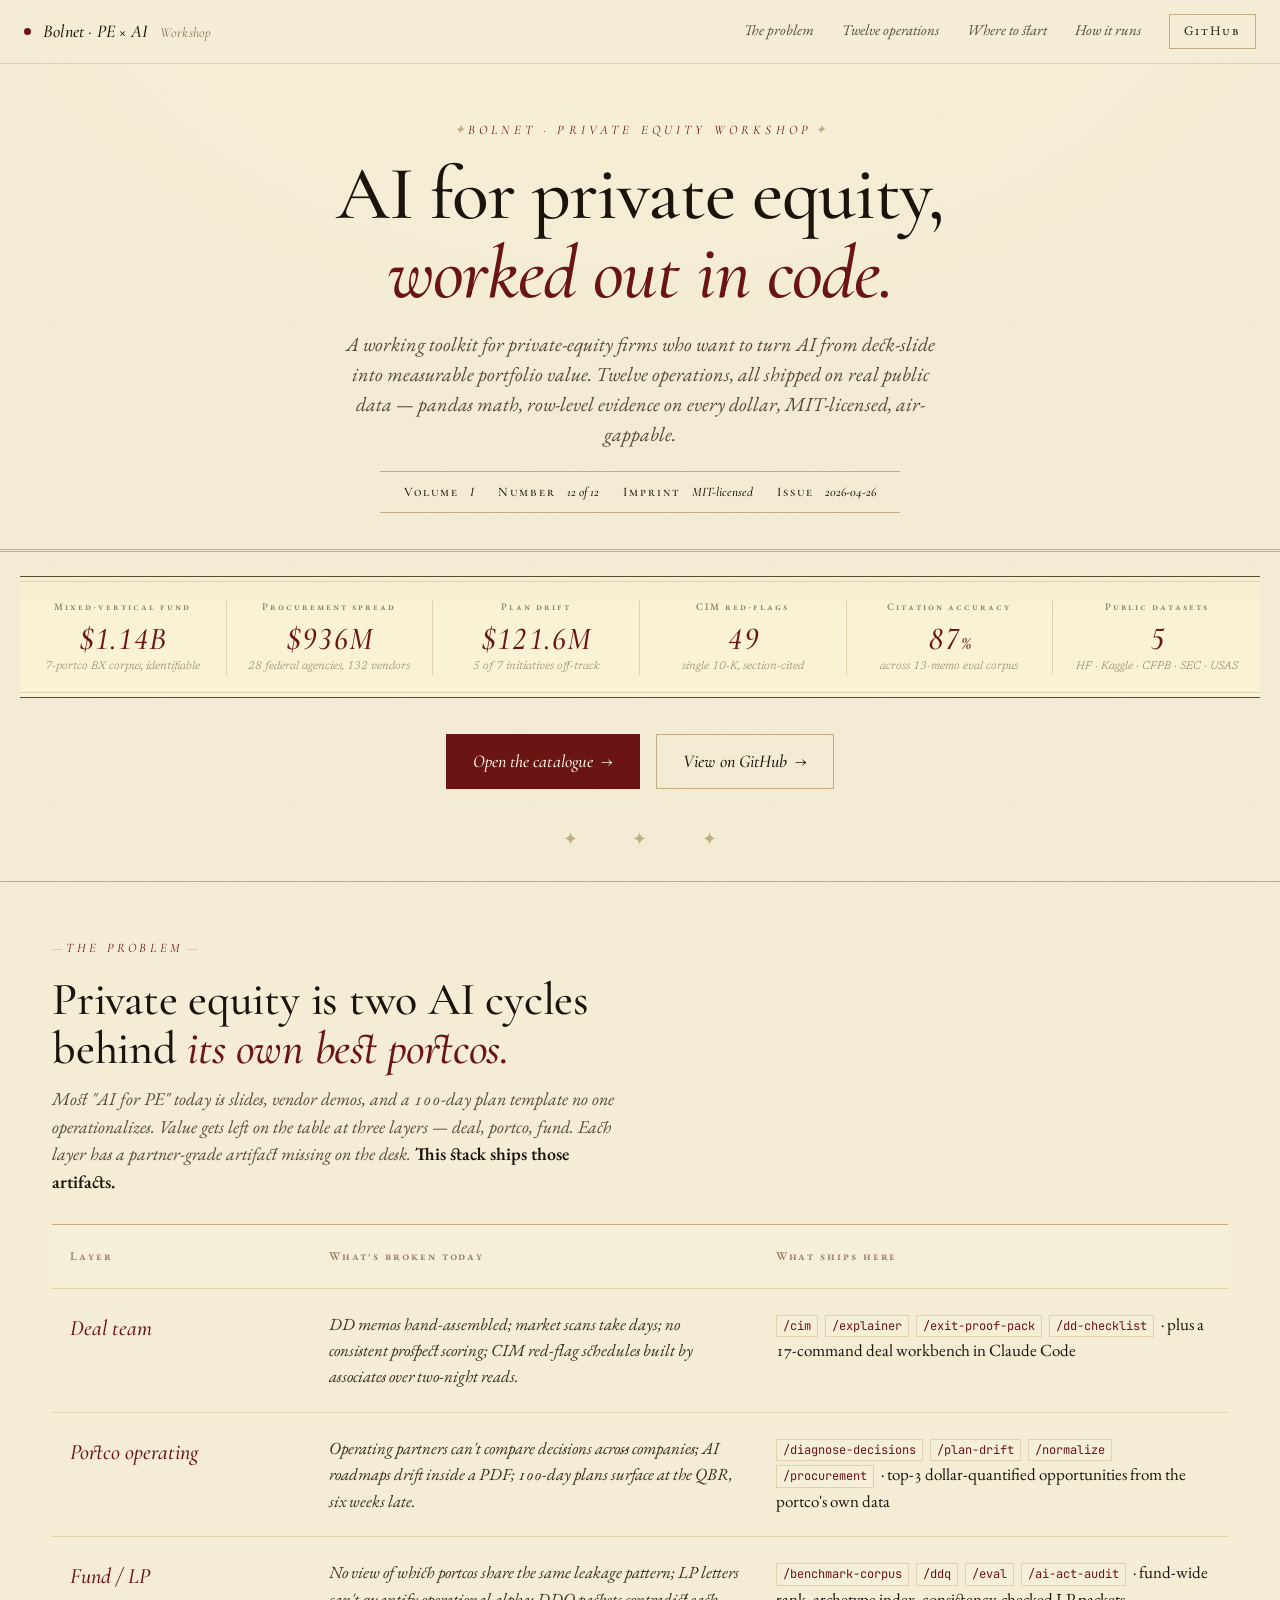
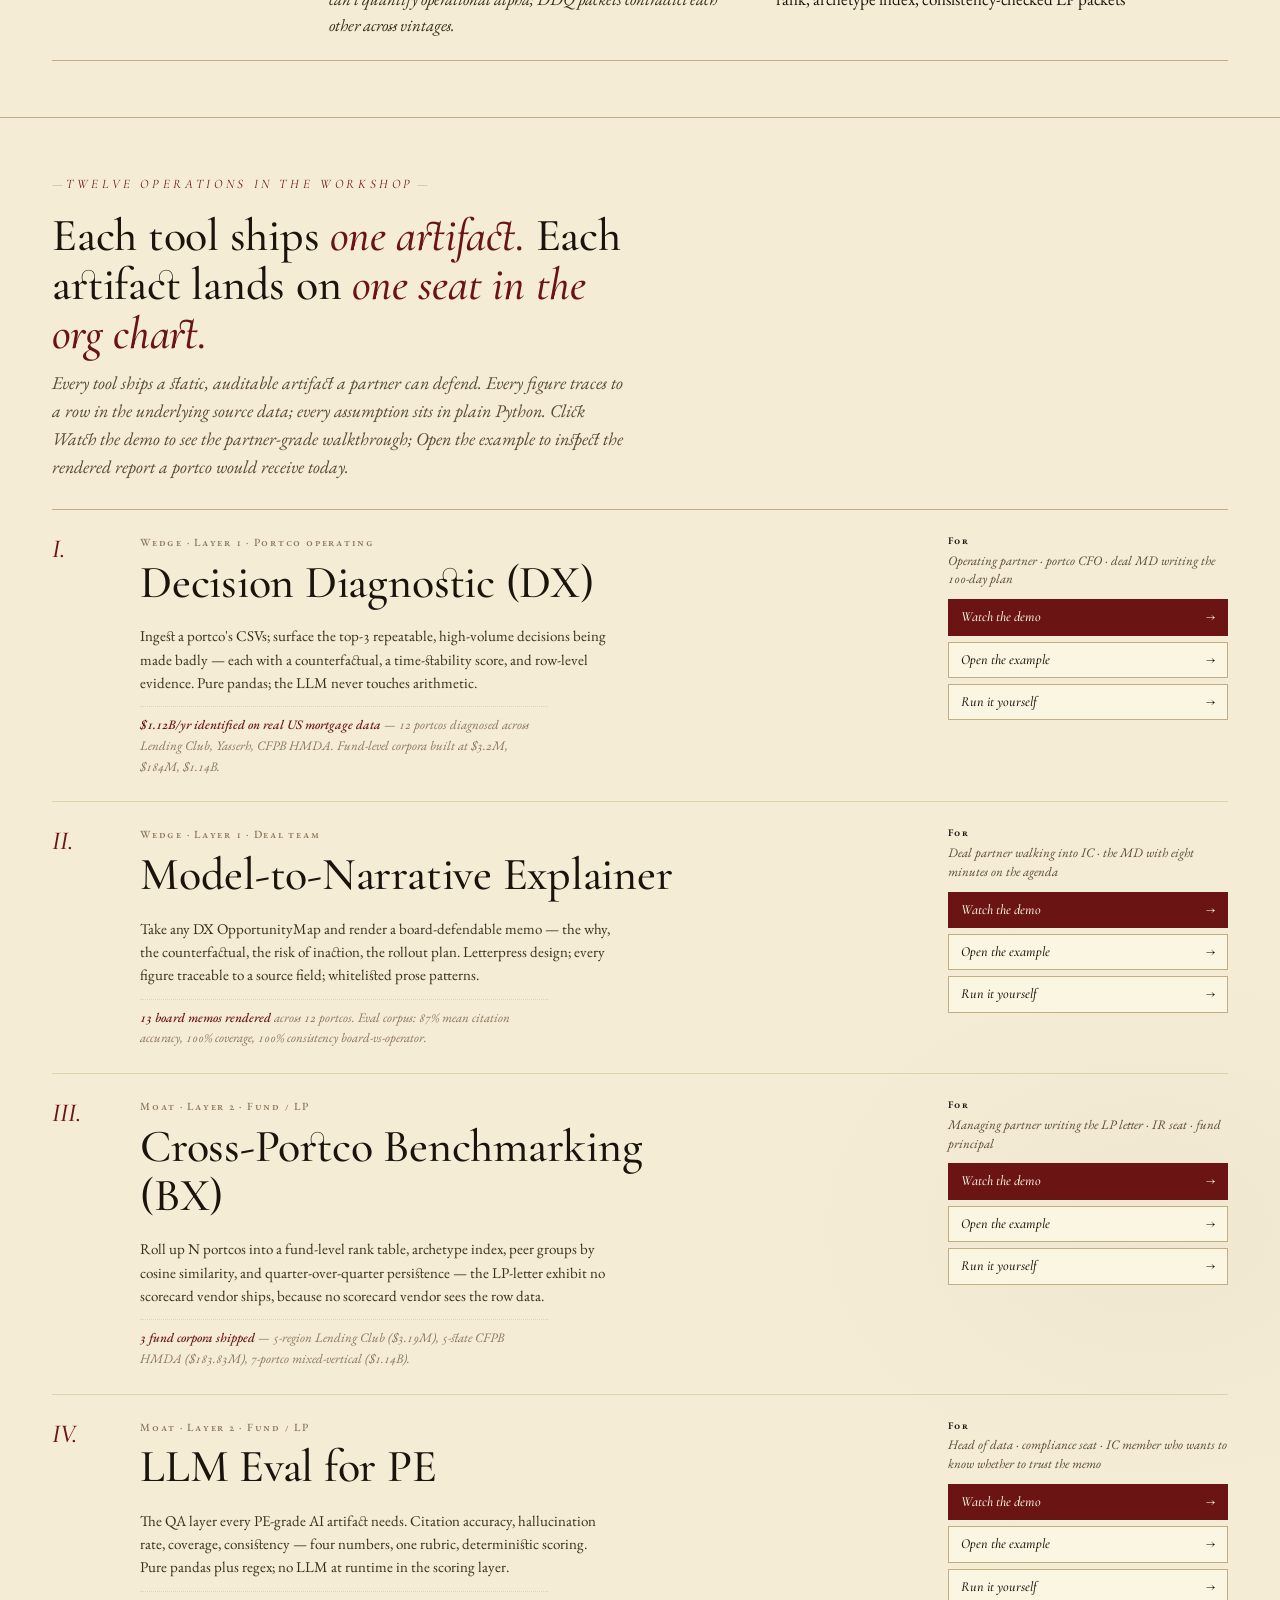
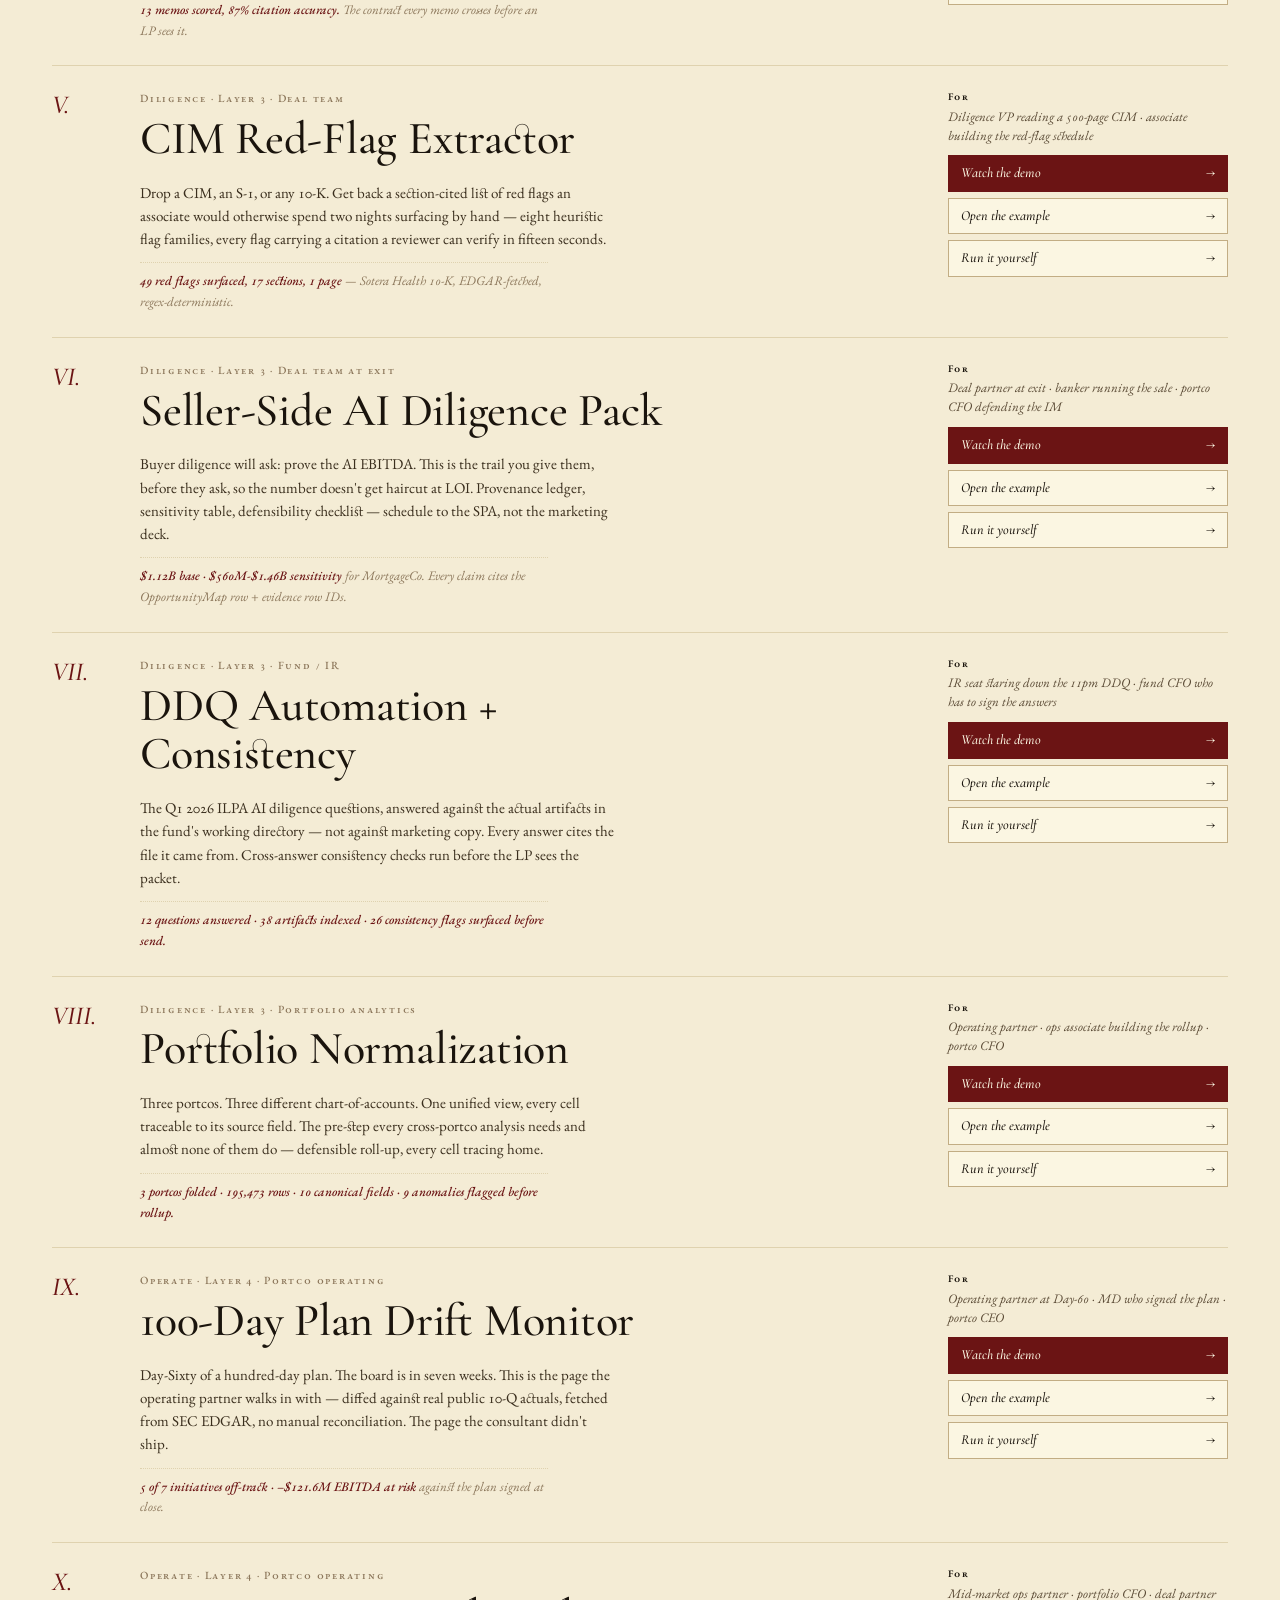
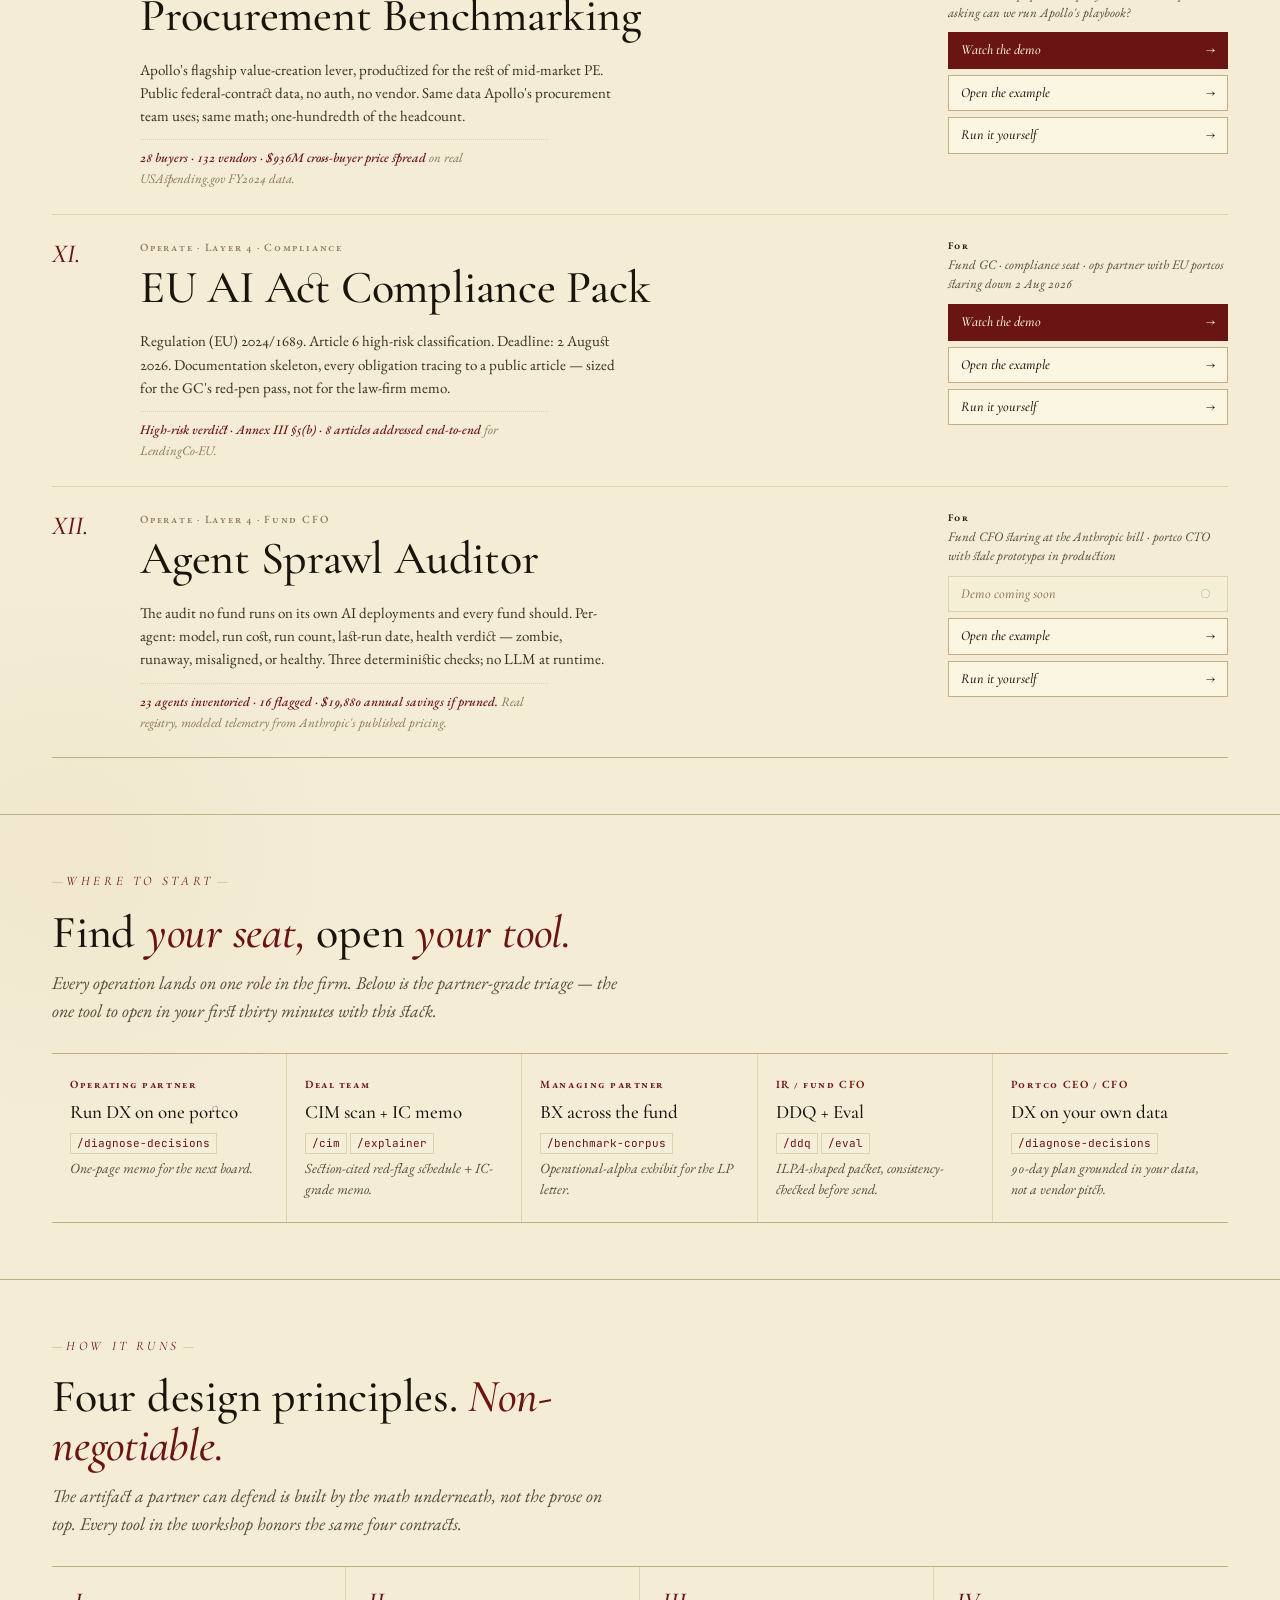
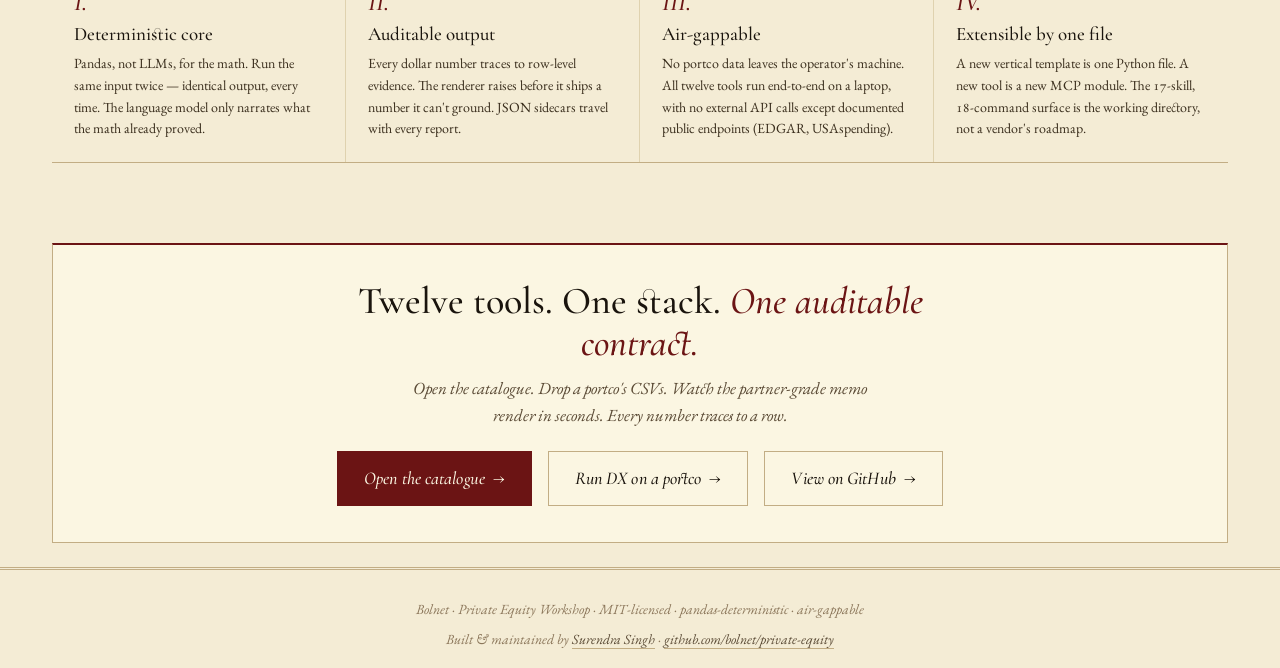
<file: docs/index.html>
<!DOCTYPE html>
<html lang="en">
<head>
<meta charset="UTF-8" />
<meta name="viewport" content="width=device-width, initial-scale=1.0" />
<title>Bolnet · Private Equity × AI Workshop — Twelve operations on real public data</title>
<meta name="description" content="A working toolkit for private-equity firms who want to turn AI from deck-slide into measurable portfolio value. Twelve tools, all shipped on real public data. Pandas math, row-level evidence on every dollar, MIT-licensed, air-gappable." />
<meta property="og:title" content="Bolnet · Private Equity × AI Workshop" />
<meta property="og:description" content="Twelve operations for the AI mandate inside private equity. Pandas math, row-level evidence, LP-grade artifacts." />
<meta property="og:type" content="website" />
<link rel="preconnect" href="https://fonts.googleapis.com" />
<link rel="preconnect" href="https://fonts.gstatic.com" crossorigin />
<link href="https://fonts.googleapis.com/css2?family=Cormorant+Garamond:ital,wght@0,400;0,500;0,600;0,700;1,400;1,500;1,600&family=EB+Garamond:ital,wght@0,400;0,500;0,600;1,400;1,500&family=Newsreader:ital,wght@0,300;0,400;1,300;1,400&family=JetBrains+Mono:wght@400;500&display=swap" rel="stylesheet" />
<style>
  :root {
    --paper:    #f4ecd5;
    --page:     #fbf6e2;
    --page-dim: #f6efd7;
    --ink:      #1a140d;
    --ink-mid:  #3a2e1d;
    --ink-dim:  #5a4a35;
    --ink-faint:#8b765a;
    --rule:     #c2ad84;
    --rule-soft:#dfd2af;
    --rule-mute:#e8dfc0;
    --accent:   #6b1414;
    --accent-2: #93331f;
    --gold:     #8a6f1a;
    --good:     #4d6b2c;
    --max:      1240px;
  }
  * { box-sizing: border-box; margin: 0; padding: 0; }
  html { background: #ece4cb; scroll-behavior: smooth; }
  body {
    font-family: 'EB Garamond', 'Iowan Old Style', Georgia, serif;
    font-size: 17px; line-height: 1.6;
    font-feature-settings: "liga", "dlig", "onum", "kern";
    -webkit-font-smoothing: antialiased;
    text-rendering: optimizeLegibility;
    color: var(--ink);
    background:
      radial-gradient(ellipse 1100px 700px at 50% -100px, rgba(255,248,220,.55), transparent 70%),
      radial-gradient(ellipse 600px 450px at 90% 40%, rgba(107,20,20,.025), transparent 60%),
      radial-gradient(ellipse 500px 500px at 5% 80%, rgba(138,111,26,.04), transparent 60%),
      var(--paper);
    padding: 0;
    min-height: 100vh;
    position: relative;
  }
  body::before {
    content: ''; position: fixed; inset: 0;
    background-image: url("data:image/svg+xml;utf8,<svg xmlns='http://www.w3.org/2000/svg' width='240' height='240'><filter id='n'><feTurbulence type='fractalNoise' baseFrequency='0.85' numOctaves='2' stitchTiles='stitch'/><feColorMatrix values='0 0 0 0 0.42  0 0 0 0 0.34  0 0 0 0 0.18  0 0 0 0.07 0'/></filter><rect width='100%25' height='100%25' filter='url(%23n)'/></svg>");
    opacity: 0.42; mix-blend-mode: multiply;
    pointer-events: none; z-index: 0;
  }
  body > * { position: relative; z-index: 1; }

  a { color: var(--accent); text-decoration: none; border-bottom: 1px solid transparent;
      transition: border-color .15s ease, color .15s ease; }
  a:hover { color: var(--accent-2); border-bottom-color: var(--accent-2); }
  code, pre { font-family: 'JetBrains Mono', ui-monospace, SFMono-Regular, Menlo, monospace;
              font-size: 13px; }
  em { font-style: italic; }

  /* ============ Top nav ============ */
  nav.top {
    position: sticky; top: 0; z-index: 50;
    background: rgba(244,236,213,.86);
    backdrop-filter: blur(8px);
    border-bottom: 1px solid var(--rule-soft);
    padding: 14px 24px;
  }
  nav.top .inner {
    max-width: var(--max); margin: 0 auto;
    display: flex; align-items: center; justify-content: space-between;
    gap: 24px;
  }
  nav.top .brand {
    display: inline-flex; align-items: baseline; gap: 12px;
    font-family: 'Cormorant Garamond', serif;
    font-style: italic; font-weight: 500; font-size: 18px;
    color: var(--ink); border: none;
    letter-spacing: 0.01em;
  }
  nav.top .brand .dot {
    width: 7px; height: 7px; border-radius: 50%;
    background: var(--accent); align-self: center;
  }
  nav.top .brand .imprint {
    font-style: italic; font-weight: 500;
    color: var(--ink);
  }
  nav.top .brand .tag {
    font-style: italic; font-weight: 400; color: var(--ink-faint);
    font-size: 14px;
  }
  nav.top .links {
    display: flex; gap: 28px; align-items: baseline;
    font-family: 'EB Garamond', serif; font-style: italic; font-size: 15px;
  }
  nav.top .links a {
    color: var(--ink-dim); border-bottom: 1px solid transparent;
  }
  nav.top .links a:hover { color: var(--accent); border-bottom-color: var(--accent); }
  nav.top .links .ghost {
    font-style: normal; padding: 6px 14px;
    border: 1px solid var(--rule); color: var(--ink); font-size: 13px;
    font-variant: small-caps; letter-spacing: 0.14em;
  }
  nav.top .links .ghost:hover { border-color: var(--accent); color: var(--accent); }

  /* ============ Wrap helper ============ */
  .wrap { max-width: var(--max); margin: 0 auto; padding: 0 32px; }

  /* ============ Masthead ============ */
  .masthead {
    text-align: center;
    padding: 56px 32px 36px;
    border-bottom: 3px double var(--rule);
    position: relative;
  }
  .masthead .imprint-line {
    font-family: 'Cormorant Garamond', serif;
    font-style: italic; font-weight: 400;
    font-size: 13px; color: var(--accent);
    letter-spacing: 0.32em; text-transform: uppercase;
    margin-bottom: 14px;
  }
  .masthead .imprint-line::before { content: '✦  '; color: var(--rule); letter-spacing: normal; }
  .masthead .imprint-line::after  { content: '  ✦'; color: var(--rule); letter-spacing: normal; }
  .masthead h1 {
    font-family: 'Cormorant Garamond', serif;
    font-weight: 500;
    font-size: clamp(42px, 6vw, 76px);
    line-height: 1.04;
    letter-spacing: -0.012em;
    color: var(--ink);
    margin: 0 auto 16px;
    max-width: 22ch;
  }
  .masthead h1 em { font-style: italic; color: var(--accent); font-weight: 500; }
  .masthead .subtitle {
    font-family: 'EB Garamond', serif; font-style: italic;
    font-size: clamp(17px, 1.6vw, 20px);
    color: var(--ink-dim);
    max-width: 60ch; margin: 0 auto 22px;
    line-height: 1.5;
  }
  .masthead-meta {
    display: inline-flex; align-items: baseline; gap: 24px;
    padding: 10px 24px;
    border-top: 1px solid var(--rule);
    border-bottom: 1px solid var(--rule);
    font-family: 'Cormorant Garamond', serif;
    font-size: 13px; color: var(--ink-dim);
    font-variant: small-caps; letter-spacing: 0.16em;
    flex-wrap: wrap; justify-content: center;
  }
  .masthead-meta strong { color: var(--ink); font-weight: 500; }
  .masthead-meta span em {
    font-style: italic; color: var(--ink); font-weight: 500;
    font-variant: normal; letter-spacing: 0;
    margin-left: 6px;
  }

  .ornament-row {
    text-align: center;
    margin: 28px 0;
    color: var(--rule);
    font-family: 'Cormorant Garamond', serif;
    font-size: 18px; letter-spacing: 1.4em;
    padding-left: 1.4em;
  }
  .ornament-row::before { content: '✦  ✦  ✦'; }

  /* ============ Headline ticker ============ */
  .ticker {
    margin: 24px auto 36px;
    max-width: var(--max);
    display: grid;
    grid-template-columns: repeat(6, 1fr);
    border-top: 1px solid var(--ink-dim);
    border-bottom: 1px solid var(--ink-dim);
    padding: 22px 0;
    background:
      linear-gradient(180deg, rgba(107,20,20,.02), transparent 30%),
      rgba(255,247,215,.55);
    position: relative;
  }
  .ticker::before, .ticker::after {
    content: ''; position: absolute; left: 0; right: 0;
    border: 0;
  }
  .ticker::before { top: 4px; border-top: 1px solid var(--rule-soft); }
  .ticker::after { bottom: 4px; border-bottom: 1px solid var(--rule-soft); }
  .ticker .item { text-align: center; padding: 0 14px; border-right: 1px solid var(--rule-soft); }
  .ticker .item:last-child { border-right: none; }
  .ticker .label {
    font-variant: small-caps;
    font-size: 10px; letter-spacing: 0.2em;
    color: var(--ink-faint); margin-bottom: 8px;
    font-weight: 500;
  }
  .ticker .num {
    font-family: 'Cormorant Garamond', serif;
    font-size: 32px; font-weight: 500;
    color: var(--ink); line-height: 1;
    font-feature-settings: "lnum","tnum";
  }
  .ticker .num em { font-style: italic; color: var(--accent); font-weight: 500; }
  .ticker .pct {
    font-style: italic; font-size: 20px; color: var(--accent);
    font-weight: 500; margin-left: 1px;
  }
  .ticker .sub {
    font-family: 'Newsreader', serif; font-style: italic; font-weight: 300;
    font-size: 11px; color: var(--ink-faint); margin-top: 5px;
    line-height: 1.3;
  }

  /* ============ CTA row ============ */
  .cta-row {
    display: flex; gap: 16px; flex-wrap: wrap;
    justify-content: center;
    margin: 0 auto 36px;
  }
  .btn {
    display: inline-flex; align-items: baseline; gap: 8px;
    padding: 12px 26px;
    font-family: 'Cormorant Garamond', serif;
    font-style: italic; font-weight: 500; font-size: 18px;
    letter-spacing: 0.005em;
    cursor: pointer;
    border: 1px solid transparent;
    text-decoration: none; border-bottom: 1px solid transparent;
    transition: background .15s ease, color .15s ease, border-color .15s ease;
  }
  .btn-primary {
    background: var(--accent); color: var(--page);
    border-color: var(--accent);
  }
  .btn-primary:hover { background: var(--accent-2); border-color: var(--accent-2); color: var(--page); }
  .btn-ghost {
    background: transparent; color: var(--ink);
    border: 1px solid var(--rule);
  }
  .btn-ghost:hover { border-color: var(--accent); color: var(--accent); }
  .btn .arrow { transition: transform .15s ease; }
  .btn:hover .arrow { transform: translateX(2px); }

  /* ============ Section ============ */
  section.col {
    padding: 56px 0;
    border-top: 1px solid var(--rule);
  }
  section.col:first-of-type { border-top: none; }
  section.col h2 {
    font-family: 'Cormorant Garamond', serif;
    font-weight: 500;
    font-size: clamp(30px, 3.8vw, 46px);
    line-height: 1.06;
    letter-spacing: -0.005em;
    color: var(--ink);
    margin: 0 0 12px;
    max-width: 26ch;
  }
  section.col h2 em { font-style: italic; color: var(--accent); }
  section.col .sect-eyebrow {
    font-family: 'Cormorant Garamond', serif;
    font-style: italic; font-weight: 400;
    font-size: 13px; color: var(--accent);
    letter-spacing: 0.28em; text-transform: uppercase;
    margin-bottom: 16px;
  }
  section.col .sect-eyebrow::before { content: '— '; color: var(--rule); letter-spacing: normal; }
  section.col .sect-eyebrow::after  { content: ' —'; color: var(--rule); letter-spacing: normal; }
  section.col .sect-lede {
    font-family: 'EB Garamond', serif;
    font-style: italic;
    font-size: 18px; line-height: 1.55;
    color: var(--ink-dim);
    max-width: 64ch; margin-bottom: 28px;
  }
  section.col .sect-lede strong { font-style: normal; color: var(--ink); font-weight: 600; }

  /* ============ Problem table ============ */
  .problem-table {
    width: 100%; border-collapse: collapse;
    border-top: 1px solid var(--rule);
    border-bottom: 1px solid var(--rule);
    margin-top: 8px;
  }
  .problem-table th, .problem-table td {
    padding: 22px 18px; text-align: left;
    vertical-align: top;
    border-bottom: 1px solid var(--rule-soft);
    font-family: 'EB Garamond', serif; font-size: 17px; line-height: 1.55;
  }
  .problem-table tr:last-child td { border-bottom: none; }
  .problem-table th {
    font-variant: small-caps; letter-spacing: 0.16em;
    font-weight: 500; font-size: 12px;
    color: var(--ink-faint);
    background: var(--page-dim);
  }
  .problem-table td.layer {
    font-family: 'Cormorant Garamond', serif; font-style: italic;
    font-weight: 500; font-size: 22px;
    color: var(--accent); width: 22%;
  }
  .problem-table td.gap { color: var(--ink-mid); width: 38%; font-style: italic; }
  .problem-table td.fix { color: var(--ink); }
  .problem-table td.fix code {
    background: var(--page-dim); border: 1px solid var(--rule-soft);
    padding: 1px 6px; font-size: 12px; color: var(--accent);
    margin-right: 4px; display: inline-block;
  }

  /* ============ Catalogue entries ============ */
  .catalogue {
    display: grid; gap: 0;
    border-top: 1px solid var(--rule);
    margin-top: 16px;
  }
  .entry {
    display: grid; grid-template-columns: 60px 1fr 280px;
    gap: 28px;
    padding: 24px 0;
    border-bottom: 1px solid var(--rule-soft);
    position: relative;
  }
  .entry:last-child { border-bottom: 1px solid var(--rule); }
  .entry-num {
    font-family: 'Cormorant Garamond', serif;
    font-style: italic; font-weight: 500;
    font-size: 26px; color: var(--accent);
    line-height: 1; padding-top: 2px;
  }
  .entry-titles { display: flex; flex-direction: column; gap: 6px; }
  .entry-cat {
    font-variant: small-caps; letter-spacing: 0.16em;
    font-size: 11px; color: var(--ink-faint); font-weight: 500;
  }
  .entry-name {
    font-family: 'Cormorant Garamond', serif;
    font-weight: 500; font-size: 24px; line-height: 1.15;
    color: var(--ink); letter-spacing: -0.005em;
    margin: 0 0 6px;
  }
  .entry-desc {
    font-family: 'EB Garamond', serif;
    font-size: 15px; line-height: 1.55; color: var(--ink-mid);
    max-width: 68ch;
  }
  .entry-finding {
    font-family: 'EB Garamond', serif; font-style: italic;
    font-size: 13px; color: var(--ink-faint);
    margin-top: 6px; padding-top: 8px;
    border-top: 1px dotted var(--rule-soft);
    max-width: 68ch;
  }
  .entry-finding strong {
    color: var(--accent); font-style: italic;
    font-weight: 500;
  }
  .entry-meta { display: flex; flex-direction: column; gap: 10px; align-items: flex-start; padding-top: 0; }
  .entry-audience {
    font-family: 'EB Garamond', serif; font-style: italic;
    font-size: 13px; color: var(--ink-dim); line-height: 1.45;
  }
  .entry-audience strong {
    color: var(--ink); font-style: normal;
    font-variant: small-caps; letter-spacing: 0.14em;
    font-size: 10px; font-weight: 600; display: block;
    margin-bottom: 3px;
  }
  .entry-actions { display: flex; flex-direction: column; gap: 6px; width: 100%; }
  .entry-action {
    display: inline-flex; align-items: baseline;
    justify-content: space-between;
    padding: 6px 12px;
    border: 1px solid var(--rule);
    background: var(--page);
    font-family: 'Cormorant Garamond', serif;
    font-style: italic; font-weight: 500; font-size: 14px;
    color: var(--ink);
    text-decoration: none; border-bottom-color: var(--rule);
    transition: all .15s ease;
  }
  .entry-action:hover { border-color: var(--accent); color: var(--accent); background: var(--page); border-bottom-color: var(--accent); }
  .entry-action.primary {
    background: var(--accent); color: var(--page);
    border-color: var(--accent); border-bottom-color: var(--accent);
  }
  .entry-action.primary:hover { background: var(--accent-2); border-color: var(--accent-2); border-bottom-color: var(--accent-2); }
  .entry-action.coming {
    background: var(--page-dim); color: var(--ink-faint);
    border-color: var(--rule-soft); border-bottom-color: var(--rule-soft);
    cursor: default;
  }
  .entry-action.coming:hover { color: var(--ink-faint); border-color: var(--rule-soft); }
  .entry-action .arr { color: inherit; font-style: normal; font-weight: 400; }
  .entry-action.coming .arr::before { content: '○ '; color: var(--ink-faint); margin-right: 4px; }
  .entry-action.primary .arr { color: var(--page); }

  @media (max-width: 980px) {
    .entry { grid-template-columns: 64px 1fr; }
    .entry-meta { grid-column: 1 / -1; flex-direction: row; flex-wrap: wrap; padding-top: 12px; border-top: 1px dotted var(--rule-soft); margin-top: 6px; }
    .entry-actions { width: auto; flex-direction: row; }
  }

  /* ============ Demo modal (YouTube embed) ============ */
  .demo-modal {
    position: fixed; inset: 0; z-index: 100;
    display: none;
    background: rgba(26, 20, 13, 0.92);
    backdrop-filter: blur(8px);
    align-items: center; justify-content: center;
    padding: 36px;
  }
  .demo-modal.open { display: flex; }
  .demo-modal .panel {
    background: var(--page);
    border: 1px solid var(--rule);
    max-width: 1180px; width: 100%;
    box-shadow: 0 40px 80px -16px rgba(0,0,0,.6);
    position: relative;
  }
  .demo-modal .panel .video-wrap {
    position: relative;
    padding-bottom: 56.25%; /* 16:9 */
    height: 0;
    background: #000;
  }
  .demo-modal .panel .video-wrap iframe {
    position: absolute; inset: 0;
    width: 100%; height: 100%;
    border: 0;
  }
  .demo-modal .panel .close {
    position: absolute; top: 12px; right: 18px;
    font-family: 'Cormorant Garamond', serif; font-style: italic;
    font-size: 28px; color: var(--page);
    background: rgba(0,0,0,0.5); border: none; cursor: pointer;
    width: 40px; height: 40px; line-height: 38px;
    border-radius: 50%; padding: 0;
    transition: background .15s ease;
    z-index: 2;
  }
  .demo-modal .panel .close:hover { background: rgba(107,20,20,0.85); }
  .demo-modal .panel .meta {
    padding: 16px 24px;
    border-top: 1px solid var(--rule-soft);
    background: var(--page-dim);
    font-family: 'EB Garamond', serif; font-style: italic;
    font-size: 14px; color: var(--ink-dim);
    display: flex; justify-content: space-between; gap: 18px;
    flex-wrap: wrap;
  }
  .demo-modal .panel .meta strong { color: var(--ink); font-style: normal; font-weight: 500;
    font-variant: small-caps; letter-spacing: 0.14em; font-size: 11px; }
  .demo-modal .panel .meta a {
    color: var(--accent); border-bottom: 1px solid var(--rule);
  }

  /* ============ Roles strip ============ */
  .roles-grid {
    display: grid; grid-template-columns: repeat(5, 1fr);
    gap: 0;
    border-top: 1px solid var(--rule);
    border-bottom: 1px solid var(--rule);
    margin-top: 24px;
  }
  .roles-grid .role {
    padding: 22px 18px;
    border-right: 1px solid var(--rule-soft);
  }
  .roles-grid .role:last-child { border-right: none; }
  .roles-grid .role-title {
    font-variant: small-caps; letter-spacing: 0.14em;
    font-size: 11px; color: var(--accent); font-weight: 600;
    margin-bottom: 8px;
  }
  .roles-grid .role-name {
    font-family: 'Cormorant Garamond', serif;
    font-weight: 500; font-size: 19px; line-height: 1.2;
    color: var(--ink); margin-bottom: 8px;
  }
  .roles-grid .role-start {
    font-family: 'EB Garamond', serif; font-style: italic;
    font-size: 14px; color: var(--ink-dim); line-height: 1.5;
  }
  .roles-grid .role-start code {
    font-family: 'JetBrains Mono', monospace; font-style: normal;
    background: var(--page-dim); border: 1px solid var(--rule-soft);
    padding: 1px 6px; font-size: 11px; color: var(--accent);
    display: inline-block; margin-bottom: 4px;
  }
  @media (max-width: 880px) {
    .roles-grid { grid-template-columns: repeat(2, 1fr); }
    .roles-grid .role { border-bottom: 1px solid var(--rule-soft); }
  }

  /* ============ Principles strip ============ */
  .principles {
    display: grid; grid-template-columns: repeat(4, 1fr);
    gap: 0;
    margin-top: 16px;
    border-top: 1px solid var(--rule);
    border-bottom: 1px solid var(--rule);
  }
  .principles .p {
    padding: 22px 22px;
    background: transparent;
    border-right: 1px solid var(--rule-soft);
  }
  .principles .p:last-child { border-right: none; }
  .principles .p .num {
    font-family: 'Cormorant Garamond', serif;
    font-style: italic; font-weight: 500;
    font-size: 26px; color: var(--accent);
    line-height: 1; margin-bottom: 8px;
  }
  .principles .p .name {
    font-family: 'Cormorant Garamond', serif;
    font-weight: 500; font-size: 19px;
    color: var(--ink); margin-bottom: 8px;
    line-height: 1.2;
  }
  .principles .p .body {
    font-family: 'EB Garamond', serif;
    font-size: 14px; line-height: 1.55;
    color: var(--ink-mid);
  }
  @media (max-width: 880px) {
    .principles { grid-template-columns: repeat(2, 1fr); }
  }

  /* ============ CTA banner ============ */
  .cta-banner {
    margin: 24px 0 24px;
    padding: 36px 32px;
    background: var(--page);
    border: 1px solid var(--rule);
    border-top: 2px solid var(--accent);
    text-align: center;
  }
  .cta-banner h2 {
    font-family: 'Cormorant Garamond', serif;
    font-weight: 500;
    font-size: clamp(26px, 3.4vw, 38px);
    color: var(--ink); margin: 0 auto 10px;
    max-width: 36ch;
    line-height: 1.1;
  }
  .cta-banner h2 em { color: var(--accent); font-style: italic; }
  .cta-banner p {
    font-family: 'EB Garamond', serif; font-style: italic;
    font-size: 17px; color: var(--ink-dim);
    max-width: 60ch; margin: 0 auto 22px;
  }

  /* ============ Footer ============ */
  footer.colophon {
    border-top: 3px double var(--rule);
    padding: 28px 32px 16px;
    margin-top: 16px;
    text-align: center;
    font-family: 'EB Garamond', serif; font-style: italic;
    font-size: 14px; color: var(--ink-faint);
    line-height: 1.7;
  }
  footer.colophon .cred {
    margin-bottom: 6px;
  }
  footer.colophon a {
    color: var(--ink-dim);
    border-bottom: 1px solid var(--rule);
  }
  footer.colophon a:hover { color: var(--accent); border-bottom-color: var(--accent); }

  /* ============ Decorative ornament rule ============ */
  hr.ornate {
    border: 0;
    text-align: center;
    margin: 48px 0;
    height: auto;
    color: var(--rule);
    font-family: 'Cormorant Garamond', serif;
    font-size: 18px;
    line-height: 1;
  }
  hr.ornate::before { content: '✦'; }
</style>
</head>
<body>

<!-- ============ Top Nav ============ -->
<nav class="top">
  <div class="inner">
    <a href="/" class="brand">
      <span class="dot"></span>
      <span class="imprint">Bolnet · PE × AI</span>
      <span class="tag">Workshop</span>
    </a>
    <div class="links">
      <a href="#problem">The problem</a>
      <a href="#catalogue">Twelve operations</a>
      <a href="#roles">Where to start</a>
      <a href="#principles">How it runs</a>
      <a href="https://github.com/bolnet/private-equity" class="ghost">GitHub</a>
    </div>
  </div>
</nav>

<!-- ============ Masthead ============ -->
<header class="masthead">
  <div class="imprint-line">Bolnet · Private Equity Workshop</div>
  <h1>AI for private equity, <em>worked out in code.</em></h1>
  <p class="subtitle">A working toolkit for private-equity firms who want to turn AI from deck-slide into measurable portfolio value. Twelve operations, all shipped on real public data — pandas math, row-level evidence on every dollar, MIT-licensed, air-gappable.</p>
  <div class="masthead-meta">
    <span><strong>Volume</strong> <em>I</em></span>
    <span><strong>Number</strong> <em>12 of 12</em></span>
    <span><strong>Imprint</strong> <em>MIT-licensed</em></span>
    <span><strong>Issue</strong> <em>2026-04-26</em></span>
  </div>
</header>

<!-- ============ Headline ticker ============ -->
<section class="ticker">
  <div class="item">
    <div class="label">Mixed-vertical fund</div>
    <div class="num"><em>$1.14B</em></div>
    <div class="sub">7-portco BX corpus, identifiable</div>
  </div>
  <div class="item">
    <div class="label">Procurement spread</div>
    <div class="num"><em>$936M</em></div>
    <div class="sub">28 federal agencies, 132 vendors</div>
  </div>
  <div class="item">
    <div class="label">Plan drift</div>
    <div class="num"><em>$121.6M</em></div>
    <div class="sub">5 of 7 initiatives off-track</div>
  </div>
  <div class="item">
    <div class="label">CIM red-flags</div>
    <div class="num"><em>49</em></div>
    <div class="sub">single 10-K, section-cited</div>
  </div>
  <div class="item">
    <div class="label">Citation accuracy</div>
    <div class="num"><em>87<span class="pct">%</span></em></div>
    <div class="sub">across 13-memo eval corpus</div>
  </div>
  <div class="item">
    <div class="label">Public datasets</div>
    <div class="num"><em>5</em></div>
    <div class="sub">HF · Kaggle · CFPB · SEC · USAS</div>
  </div>
</section>

<div class="cta-row">
  <a href="#catalogue" class="btn btn-primary">Open the catalogue <span class="arrow">→</span></a>
  <a href="https://github.com/bolnet/private-equity" class="btn btn-ghost">View on GitHub <span class="arrow">→</span></a>
</div>

<div class="ornament-row"></div>

<!-- ============ The problem ============ -->
<section class="col" id="problem">
  <div class="wrap">
    <div class="sect-eyebrow">The problem</div>
    <h2>Private equity is two AI cycles behind <em>its own best portcos.</em></h2>
    <p class="sect-lede">Most "AI for PE" today is slides, vendor demos, and a 100-day plan template no one operationalizes. Value gets left on the table at three layers — deal, portco, fund. Each layer has a partner-grade artifact missing on the desk. <strong>This stack ships those artifacts.</strong></p>

    <table class="problem-table">
      <thead>
        <tr>
          <th>Layer</th>
          <th>What's broken today</th>
          <th>What ships here</th>
        </tr>
      </thead>
      <tbody>
        <tr>
          <td class="layer">Deal team</td>
          <td class="gap">DD memos hand-assembled; market scans take days; no consistent prospect scoring; CIM red-flag schedules built by associates over two-night reads.</td>
          <td class="fix"><code>/cim</code> <code>/explainer</code> <code>/exit-proof-pack</code> <code>/dd-checklist</code> · plus a 17-command deal workbench in Claude Code</td>
        </tr>
        <tr>
          <td class="layer">Portco operating</td>
          <td class="gap">Operating partners can't compare decisions across companies; AI roadmaps drift inside a PDF; 100-day plans surface at the QBR, six weeks late.</td>
          <td class="fix"><code>/diagnose-decisions</code> <code>/plan-drift</code> <code>/normalize</code> <code>/procurement</code> · top-3 dollar-quantified opportunities from the portco's own data</td>
        </tr>
        <tr>
          <td class="layer">Fund / LP</td>
          <td class="gap">No view of which portcos share the same leakage pattern; LP letters can't quantify operational alpha; DDQ packets contradict each other across vintages.</td>
          <td class="fix"><code>/benchmark-corpus</code> <code>/ddq</code> <code>/eval</code> <code>/ai-act-audit</code> · fund-wide rank, archetype index, consistency-checked LP packets</td>
        </tr>
      </tbody>
    </table>
  </div>
</section>

<!-- ============ The catalogue ============ -->
<section class="col" id="catalogue">
  <div class="wrap">
    <div class="sect-eyebrow">Twelve operations in the workshop</div>
    <h2>Each tool ships <em>one artifact.</em> Each artifact lands on <em>one seat in the org chart.</em></h2>
    <p class="sect-lede">Every tool ships a static, auditable artifact a partner can defend. Every figure traces to a row in the underlying source data; every assumption sits in plain Python. Click <em>Watch the demo</em> to see the partner-grade walkthrough; <em>Open the example</em> to inspect the rendered report a portco would receive today.</p>

    <div class="catalogue">

      <!-- I — DX -->
      <article class="entry" id="dx">
        <div class="entry-num">I.</div>
        <div class="entry-titles">
          <div class="entry-cat">Wedge · Layer 1 · Portco operating</div>
          <h2 class="entry-name">Decision Diagnostic (DX)</h2>
          <p class="entry-desc">Ingest a portco's CSVs; surface the top-3 repeatable, high-volume decisions being made badly — each with a counterfactual, a time-stability score, and row-level evidence. Pure pandas; the LLM never touches arithmetic.</p>
          <div class="entry-finding"><strong>$1.12B/yr identified on real US mortgage data</strong> — 12 portcos diagnosed across Lending Club, Yasserh, CFPB HMDA. Fund-level corpora built at $3.2M, $184M, $1.14B.</div>
        </div>
        <div class="entry-meta">
          <div class="entry-audience"><strong>For</strong> Operating partner · portco CFO · deal MD writing the 100-day plan</div>
          <div class="entry-actions">
            <a href="https://www.youtube.com/watch?v=VPDzkeapobg" class="entry-action primary" data-youtube="VPDzkeapobg" data-title="Tool I — Decision Diagnostic" target="_blank" rel="noopener">Watch the demo <span class="arr">→</span></a>
            <a href="../../finance_output/dx_report_MortgageCo.html" class="entry-action" target="_blank">Open the example <span class="arr">→</span></a>
            <a href="/app/" class="entry-action" target="_blank">Run it yourself <span class="arr">→</span></a>
          </div>
        </div>
      </article>

      <!-- II — Explainer -->
      <article class="entry" id="explainer">
        <div class="entry-num">II.</div>
        <div class="entry-titles">
          <div class="entry-cat">Wedge · Layer 1 · Deal team</div>
          <h2 class="entry-name">Model-to-Narrative Explainer</h2>
          <p class="entry-desc">Take any DX OpportunityMap and render a board-defendable memo — the why, the counterfactual, the risk of inaction, the rollout plan. Letterpress design; every figure traceable to a source field; whitelisted prose patterns.</p>
          <div class="entry-finding"><strong>13 board memos rendered</strong> across 12 portcos. Eval corpus: 87% mean citation accuracy, 100% coverage, 100% consistency board-vs-operator.</div>
        </div>
        <div class="entry-meta">
          <div class="entry-audience"><strong>For</strong> Deal partner walking into IC · the MD with eight minutes on the agenda</div>
          <div class="entry-actions">
            <a href="https://www.youtube.com/watch?v=TUY3HFq6aWw" class="entry-action primary" data-youtube="TUY3HFq6aWw" data-title="Tool II — Model-to-Narrative Explainer" target="_blank" rel="noopener">Watch the demo <span class="arr">→</span></a>
            <a href="../../finance_output/explain_MortgageCo_board.html" class="entry-action" target="_blank">Open the example <span class="arr">→</span></a>
            <a href="/app/tools.html#explainer" class="entry-action" target="_blank">Run it yourself <span class="arr">→</span></a>
          </div>
        </div>
      </article>

      <!-- III — BX -->
      <article class="entry" id="bx">
        <div class="entry-num">III.</div>
        <div class="entry-titles">
          <div class="entry-cat">Moat · Layer 2 · Fund / LP</div>
          <h2 class="entry-name">Cross-Portco Benchmarking (BX)</h2>
          <p class="entry-desc">Roll up N portcos into a fund-level rank table, archetype index, peer groups by cosine similarity, and quarter-over-quarter persistence — the LP-letter exhibit no scorecard vendor ships, because no scorecard vendor sees the row data.</p>
          <div class="entry-finding"><strong>3 fund corpora shipped</strong> — 5-region Lending Club ($3.19M), 5-state CFPB HMDA ($183.83M), 7-portco mixed-vertical ($1.14B).</div>
        </div>
        <div class="entry-meta">
          <div class="entry-audience"><strong>For</strong> Managing partner writing the LP letter · IR seat · fund principal</div>
          <div class="entry-actions">
            <a href="https://www.youtube.com/watch?v=ATc1OIKzNjQ" class="entry-action primary" data-youtube="ATc1OIKzNjQ" data-title="Tool III — Cross-Portco Benchmarking (BX)" target="_blank" rel="noopener">Watch the demo <span class="arr">→</span></a>
            <a href="../../finance_output/bx_report_mixed_fund.html" class="entry-action" target="_blank">Open the example <span class="arr">→</span></a>
            <a href="/app/tools.html#bx" class="entry-action" target="_blank">Run it yourself <span class="arr">→</span></a>
          </div>
        </div>
      </article>

      <!-- IV — Eval -->
      <article class="entry" id="eval">
        <div class="entry-num">IV.</div>
        <div class="entry-titles">
          <div class="entry-cat">Moat · Layer 2 · Fund / LP</div>
          <h2 class="entry-name">LLM Eval for PE</h2>
          <p class="entry-desc">The QA layer every PE-grade AI artifact needs. Citation accuracy, hallucination rate, coverage, consistency — four numbers, one rubric, deterministic scoring. Pure pandas plus regex; no LLM at runtime in the scoring layer.</p>
          <div class="entry-finding"><strong>13 memos scored, 87% citation accuracy.</strong> The contract every memo crosses before an LP sees it.</div>
        </div>
        <div class="entry-meta">
          <div class="entry-audience"><strong>For</strong> Head of data · compliance seat · IC member who wants to know whether to trust the memo</div>
          <div class="entry-actions">
            <a href="https://www.youtube.com/watch?v=6UHtC4J6ihQ" class="entry-action primary" data-youtube="6UHtC4J6ihQ" data-title="Tool IV — LLM Eval for PE" target="_blank" rel="noopener">Watch the demo <span class="arr">→</span></a>
            <a href="../../finance_output/eval_corpus_summary.html" class="entry-action" target="_blank">Open the example <span class="arr">→</span></a>
            <a href="/app/tools.html#eval" class="entry-action" target="_blank">Run it yourself <span class="arr">→</span></a>
          </div>
        </div>
      </article>

      <!-- V — CIM -->
      <article class="entry" id="cim">
        <div class="entry-num">V.</div>
        <div class="entry-titles">
          <div class="entry-cat">Diligence · Layer 3 · Deal team</div>
          <h2 class="entry-name">CIM Red-Flag Extractor</h2>
          <p class="entry-desc">Drop a CIM, an S-1, or any 10-K. Get back a section-cited list of red flags an associate would otherwise spend two nights surfacing by hand — eight heuristic flag families, every flag carrying a citation a reviewer can verify in fifteen seconds.</p>
          <div class="entry-finding"><strong>49 red flags surfaced, 17 sections, 1 page</strong> — Sotera Health 10-K, EDGAR-fetched, regex-deterministic.</div>
        </div>
        <div class="entry-meta">
          <div class="entry-audience"><strong>For</strong> Diligence VP reading a 500-page CIM · associate building the red-flag schedule</div>
          <div class="entry-actions">
            <a href="https://www.youtube.com/watch?v=qS9ZaU38xNI" class="entry-action primary" data-youtube="qS9ZaU38xNI" data-title="Tool V — CIM Red-Flag Extractor" target="_blank" rel="noopener">Watch the demo <span class="arr">→</span></a>
            <a href="../../finance_output/cim_redflags_SHC.html" class="entry-action" target="_blank">Open the example <span class="arr">→</span></a>
            <a href="/app/tools.html#cim" class="entry-action" target="_blank">Run it yourself <span class="arr">→</span></a>
          </div>
        </div>
      </article>

      <!-- VI — Seller-side -->
      <article class="entry" id="seller-pack">
        <div class="entry-num">VI.</div>
        <div class="entry-titles">
          <div class="entry-cat">Diligence · Layer 3 · Deal team at exit</div>
          <h2 class="entry-name">Seller-Side AI Diligence Pack</h2>
          <p class="entry-desc">Buyer diligence will ask: prove the AI EBITDA. This is the trail you give them, before they ask, so the number doesn't get haircut at LOI. Provenance ledger, sensitivity table, defensibility checklist — schedule to the SPA, not the marketing deck.</p>
          <div class="entry-finding"><strong>$1.12B base · $560M-$1.46B sensitivity</strong> for MortgageCo. Every claim cites the OpportunityMap row + evidence row IDs.</div>
        </div>
        <div class="entry-meta">
          <div class="entry-audience"><strong>For</strong> Deal partner at exit · banker running the sale · portco CFO defending the IM</div>
          <div class="entry-actions">
            <a href="https://www.youtube.com/watch?v=Xbom4pesKV8" class="entry-action primary" data-youtube="Xbom4pesKV8" data-title="Tool VI — Seller-Side AI Diligence Pack" target="_blank" rel="noopener">Watch the demo <span class="arr">→</span></a>
            <a href="../../finance_output/exit_proof_pack_MortgageCo.html" class="entry-action" target="_blank">Open the example <span class="arr">→</span></a>
            <a href="/app/tools.html#seller-pack" class="entry-action" target="_blank">Run it yourself <span class="arr">→</span></a>
          </div>
        </div>
      </article>

      <!-- VII — DDQ -->
      <article class="entry" id="ddq">
        <div class="entry-num">VII.</div>
        <div class="entry-titles">
          <div class="entry-cat">Diligence · Layer 3 · Fund / IR</div>
          <h2 class="entry-name">DDQ Automation + Consistency</h2>
          <p class="entry-desc">The Q1 2026 ILPA AI diligence questions, answered against the actual artifacts in the fund's working directory — not against marketing copy. Every answer cites the file it came from. Cross-answer consistency checks run before the LP sees the packet.</p>
          <div class="entry-finding"><strong>12 questions answered · 38 artifacts indexed · 26 consistency flags surfaced before send.</strong></div>
        </div>
        <div class="entry-meta">
          <div class="entry-audience"><strong>For</strong> IR seat staring down the 11pm DDQ · fund CFO who has to sign the answers</div>
          <div class="entry-actions">
            <a href="https://www.youtube.com/watch?v=8yOCJ0q-Hf8" class="entry-action primary" data-youtube="8yOCJ0q-Hf8" data-title="Tool VII — DDQ Automation + Consistency" target="_blank" rel="noopener">Watch the demo <span class="arr">→</span></a>
            <a href="../../finance_output/ddq_response_Bolnet_Capital_Partners_I.html" class="entry-action" target="_blank">Open the example <span class="arr">→</span></a>
            <a href="/app/tools.html#ddq" class="entry-action" target="_blank">Run it yourself <span class="arr">→</span></a>
          </div>
        </div>
      </article>

      <!-- VIII — Normalize -->
      <article class="entry" id="normalize">
        <div class="entry-num">VIII.</div>
        <div class="entry-titles">
          <div class="entry-cat">Diligence · Layer 3 · Portfolio analytics</div>
          <h2 class="entry-name">Portfolio Normalization</h2>
          <p class="entry-desc">Three portcos. Three different chart-of-accounts. One unified view, every cell traceable to its source field. The pre-step every cross-portco analysis needs and almost none of them do — defensible roll-up, every cell tracing home.</p>
          <div class="entry-finding"><strong>3 portcos folded · 195,473 rows · 10 canonical fields · 9 anomalies flagged before rollup.</strong></div>
        </div>
        <div class="entry-meta">
          <div class="entry-audience"><strong>For</strong> Operating partner · ops associate building the rollup · portco CFO</div>
          <div class="entry-actions">
            <a href="https://www.youtube.com/watch?v=4This__jHlI" class="entry-action primary" data-youtube="4This__jHlI" data-title="Tool VIII — Portfolio Normalization" target="_blank" rel="noopener">Watch the demo <span class="arr">→</span></a>
            <a href="../../finance_output/normalize_3portcos.html" class="entry-action" target="_blank">Open the example <span class="arr">→</span></a>
            <a href="/app/tools.html#normalize" class="entry-action" target="_blank">Run it yourself <span class="arr">→</span></a>
          </div>
        </div>
      </article>

      <!-- IX — Plan drift -->
      <article class="entry" id="plan-drift">
        <div class="entry-num">IX.</div>
        <div class="entry-titles">
          <div class="entry-cat">Operate · Layer 4 · Portco operating</div>
          <h2 class="entry-name">100-Day Plan Drift Monitor</h2>
          <p class="entry-desc">Day-Sixty of a hundred-day plan. The board is in seven weeks. This is the page the operating partner walks in with — diffed against real public 10-Q actuals, fetched from SEC EDGAR, no manual reconciliation. The page the consultant didn't ship.</p>
          <div class="entry-finding"><strong>5 of 7 initiatives off-track · –$121.6M EBITDA at risk</strong> against the plan signed at close.</div>
        </div>
        <div class="entry-meta">
          <div class="entry-audience"><strong>For</strong> Operating partner at Day-60 · MD who signed the plan · portco CEO</div>
          <div class="entry-actions">
            <a href="https://www.youtube.com/watch?v=aHJBtzwu6kA" class="entry-action primary" data-youtube="aHJBtzwu6kA" data-title="Tool IX — 100-Day Plan Drift Monitor" target="_blank" rel="noopener">Watch the demo <span class="arr">→</span></a>
            <a href="../../finance_output/plan_drift_SoteraCo.html" class="entry-action" target="_blank">Open the example <span class="arr">→</span></a>
            <a href="/app/tools.html#plan-drift" class="entry-action" target="_blank">Run it yourself <span class="arr">→</span></a>
          </div>
        </div>
      </article>

      <!-- X — Procurement -->
      <article class="entry" id="procurement">
        <div class="entry-num">X.</div>
        <div class="entry-titles">
          <div class="entry-cat">Operate · Layer 4 · Portco operating</div>
          <h2 class="entry-name">Procurement Benchmarking</h2>
          <p class="entry-desc">Apollo's flagship value-creation lever, productized for the rest of mid-market PE. Public federal-contract data, no auth, no vendor. Same data Apollo's procurement team uses; same math; one-hundredth of the headcount.</p>
          <div class="entry-finding"><strong>28 buyers · 132 vendors · $936M cross-buyer price spread</strong> on real USAspending.gov FY2024 data.</div>
        </div>
        <div class="entry-meta">
          <div class="entry-audience"><strong>For</strong> Mid-market ops partner · portfolio CFO · deal partner asking <em>can we run Apollo's playbook?</em></div>
          <div class="entry-actions">
            <a href="https://www.youtube.com/watch?v=MxbXiOTl_QY" class="entry-action primary" data-youtube="MxbXiOTl_QY" data-title="Tool X — Procurement Benchmarking" target="_blank" rel="noopener">Watch the demo <span class="arr">→</span></a>
            <a href="../../finance_output/benchmark_D310_FY2024.html" class="entry-action" target="_blank">Open the example <span class="arr">→</span></a>
            <a href="/app/tools.html#procurement" class="entry-action" target="_blank">Run it yourself <span class="arr">→</span></a>
          </div>
        </div>
      </article>

      <!-- XI — EU AI Act -->
      <article class="entry" id="ai-act">
        <div class="entry-num">XI.</div>
        <div class="entry-titles">
          <div class="entry-cat">Operate · Layer 4 · Compliance</div>
          <h2 class="entry-name">EU AI Act Compliance Pack</h2>
          <p class="entry-desc">Regulation (EU) 2024/1689. Article 6 high-risk classification. Deadline: 2 August 2026. Documentation skeleton, every obligation tracing to a public article — sized for the GC's red-pen pass, not for the law-firm memo.</p>
          <div class="entry-finding"><strong>High-risk verdict · Annex III §5(b) · 8 articles addressed end-to-end</strong> for LendingCo-EU.</div>
        </div>
        <div class="entry-meta">
          <div class="entry-audience"><strong>For</strong> Fund GC · compliance seat · ops partner with EU portcos staring down 2 Aug 2026</div>
          <div class="entry-actions">
            <a href="https://www.youtube.com/watch?v=iXwWduZhY3Q" class="entry-action primary" data-youtube="iXwWduZhY3Q" data-title="Tool XI — EU AI Act Compliance Pack" target="_blank" rel="noopener">Watch the demo <span class="arr">→</span></a>
            <a href="../../finance_output/ai_act_audit_LendingCo-EU.html" class="entry-action" target="_blank">Open the example <span class="arr">→</span></a>
            <a href="/app/tools.html#ai-act" class="entry-action" target="_blank">Run it yourself <span class="arr">→</span></a>
          </div>
        </div>
      </article>

      <!-- XII — Agent sprawl -->
      <article class="entry" id="agent-sprawl">
        <div class="entry-num">XII.</div>
        <div class="entry-titles">
          <div class="entry-cat">Operate · Layer 4 · Fund CFO</div>
          <h2 class="entry-name">Agent Sprawl Auditor</h2>
          <p class="entry-desc">The audit no fund runs on its own AI deployments and every fund should. Per-agent: model, run cost, run count, last-run date, health verdict — zombie, runaway, misaligned, or healthy. Three deterministic checks; no LLM at runtime.</p>
          <div class="entry-finding"><strong>23 agents inventoried · 16 flagged · $19,880 annual savings if pruned.</strong> Real registry, modeled telemetry from Anthropic's published pricing.</div>
        </div>
        <div class="entry-meta">
          <div class="entry-audience"><strong>For</strong> Fund CFO staring at the Anthropic bill · portco CTO with stale prototypes in production</div>
          <div class="entry-actions">
            <a href="#" class="entry-action coming" data-coming="true">Demo coming soon <span class="arr"></span></a>
            <a href="../../finance_output/audit_agents_server.html" class="entry-action" target="_blank">Open the example <span class="arr">→</span></a>
            <a href="/app/tools.html#agent-sprawl" class="entry-action" target="_blank">Run it yourself <span class="arr">→</span></a>
          </div>
        </div>
      </article>

    </div>
  </div>
</section>

<!-- ============ Roles ============ -->
<section class="col" id="roles">
  <div class="wrap">
    <div class="sect-eyebrow">Where to start</div>
    <h2>Find <em>your seat,</em> open <em>your tool.</em></h2>
    <p class="sect-lede">Every operation lands on one role in the firm. Below is the partner-grade triage — the one tool to open in your first thirty minutes with this stack.</p>

    <div class="roles-grid">
      <div class="role">
        <div class="role-title">Operating partner</div>
        <div class="role-name">Run DX on one portco</div>
        <div class="role-start"><code>/diagnose-decisions</code><br>One-page memo for the next board.</div>
      </div>
      <div class="role">
        <div class="role-title">Deal team</div>
        <div class="role-name">CIM scan + IC memo</div>
        <div class="role-start"><code>/cim</code> <code>/explainer</code><br>Section-cited red-flag schedule + IC-grade memo.</div>
      </div>
      <div class="role">
        <div class="role-title">Managing partner</div>
        <div class="role-name">BX across the fund</div>
        <div class="role-start"><code>/benchmark-corpus</code><br>Operational-alpha exhibit for the LP letter.</div>
      </div>
      <div class="role">
        <div class="role-title">IR / fund CFO</div>
        <div class="role-name">DDQ + Eval</div>
        <div class="role-start"><code>/ddq</code> <code>/eval</code><br>ILPA-shaped packet, consistency-checked before send.</div>
      </div>
      <div class="role">
        <div class="role-title">Portco CEO / CFO</div>
        <div class="role-name">DX on your own data</div>
        <div class="role-start"><code>/diagnose-decisions</code><br>90-day plan grounded in your data, not a vendor pitch.</div>
      </div>
    </div>
  </div>
</section>

<!-- ============ Principles ============ -->
<section class="col" id="principles">
  <div class="wrap">
    <div class="sect-eyebrow">How it runs</div>
    <h2>Four design principles. <em>Non-negotiable.</em></h2>
    <p class="sect-lede">The artifact a partner can defend is built by the math underneath, not the prose on top. Every tool in the workshop honors the same four contracts.</p>

    <div class="principles">
      <div class="p">
        <div class="num">I.</div>
        <div class="name">Deterministic core</div>
        <div class="body">Pandas, not LLMs, for the math. Run the same input twice — identical output, every time. The language model only narrates what the math already proved.</div>
      </div>
      <div class="p">
        <div class="num">II.</div>
        <div class="name">Auditable output</div>
        <div class="body">Every dollar number traces to row-level evidence. The renderer raises before it ships a number it can't ground. JSON sidecars travel with every report.</div>
      </div>
      <div class="p">
        <div class="num">III.</div>
        <div class="name">Air-gappable</div>
        <div class="body">No portco data leaves the operator's machine. All twelve tools run end-to-end on a laptop, with no external API calls except documented public endpoints (EDGAR, USAspending).</div>
      </div>
      <div class="p">
        <div class="num">IV.</div>
        <div class="name">Extensible by one file</div>
        <div class="body">A new vertical template is one Python file. A new tool is a new MCP module. The 17-skill, 18-command surface is the working directory, not a vendor's roadmap.</div>
      </div>
    </div>
  </div>
</section>

<!-- ============ CTA ============ -->
<div class="wrap">
  <div class="cta-banner">
    <h2>Twelve tools. One stack. <em>One auditable contract.</em></h2>
    <p>Open the catalogue. Drop a portco's CSVs. Watch the partner-grade memo render in seconds. Every number traces to a row.</p>
    <div class="cta-row" style="margin: 0;">
      <a href="/app/tools.html" class="btn btn-primary">Open the catalogue <span class="arrow">→</span></a>
      <a href="/app/" class="btn btn-ghost">Run DX on a portco <span class="arrow">→</span></a>
      <a href="https://github.com/bolnet/private-equity" class="btn btn-ghost">View on GitHub <span class="arrow">→</span></a>
    </div>
  </div>
</div>

<!-- ============ Footer ============ -->
<footer class="colophon">
  <div class="cred">
    <em>Bolnet · Private Equity Workshop · MIT-licensed · pandas-deterministic · air-gappable</em>
  </div>
  <div>
    Built &amp; maintained by <a href="https://www.linkedin.com/in/singhsurendra/">Surendra Singh</a>
    · <a href="https://github.com/bolnet/private-equity">github.com/bolnet/private-equity</a>
  </div>
</footer>

<!-- ============ Demo modal (YouTube embed) ============ -->
<div class="demo-modal" id="demoModal" aria-hidden="true">
  <div class="panel" role="dialog" aria-modal="true" aria-labelledby="demoTitle">
    <button class="close" aria-label="Close" id="demoClose">×</button>
    <div class="video-wrap"><iframe id="demoIframe" allow="accelerometer; autoplay; clipboard-write; encrypted-media; gyroscope; picture-in-picture" allowfullscreen></iframe></div>
    <div class="meta">
      <span><strong>Now playing —</strong> <em id="demoTitle">—</em></span>
      <span><a id="demoYouTube" href="#" target="_blank" rel="noopener">Open on YouTube ↗</a></span>
    </div>
  </div>
</div>

<script>
  // ============ Demo modal — YouTube-embed every "Watch the demo" link ============
  (function() {
    const modal = document.getElementById('demoModal');
    const iframe = document.getElementById('demoIframe');
    const title = document.getElementById('demoTitle');
    const ytLink = document.getElementById('demoYouTube');
    const close = document.getElementById('demoClose');

    function openYouTube(videoId, label) {
      title.textContent = label || videoId;
      // privacy-enhanced embed (youtube-nocookie) + autoplay + modest branding
      iframe.src = 'https://www.youtube-nocookie.com/embed/' + videoId
                 + '?autoplay=1&rel=0&modestbranding=1';
      ytLink.href = 'https://www.youtube.com/watch?v=' + videoId;
      modal.classList.add('open');
      modal.setAttribute('aria-hidden', 'false');
      document.body.style.overflow = 'hidden';
    }
    function closeDemo() {
      modal.classList.remove('open');
      modal.setAttribute('aria-hidden', 'true');
      iframe.src = '';
      document.body.style.overflow = '';
    }
    close.addEventListener('click', closeDemo);
    modal.addEventListener('click', (e) => { if (e.target === modal) closeDemo(); });
    document.addEventListener('keydown', (e) => { if (e.key === 'Escape' && modal.classList.contains('open')) closeDemo(); });

    document.querySelectorAll('[data-youtube]').forEach(a => {
      a.addEventListener('click', (e) => {
        e.preventDefault();
        openYouTube(a.dataset.youtube, a.dataset.title);
      });
    });
    document.querySelectorAll('[data-coming]').forEach(a => {
      a.addEventListener('click', (e) => {
        e.preventDefault();
        const orig_text = a.firstChild.textContent;
        a.firstChild.textContent = 'Recording in progress…  ';
        setTimeout(() => { a.firstChild.textContent = orig_text; }, 1800);
      });
    });
  })();
</script>

</body>
</html>
</file>
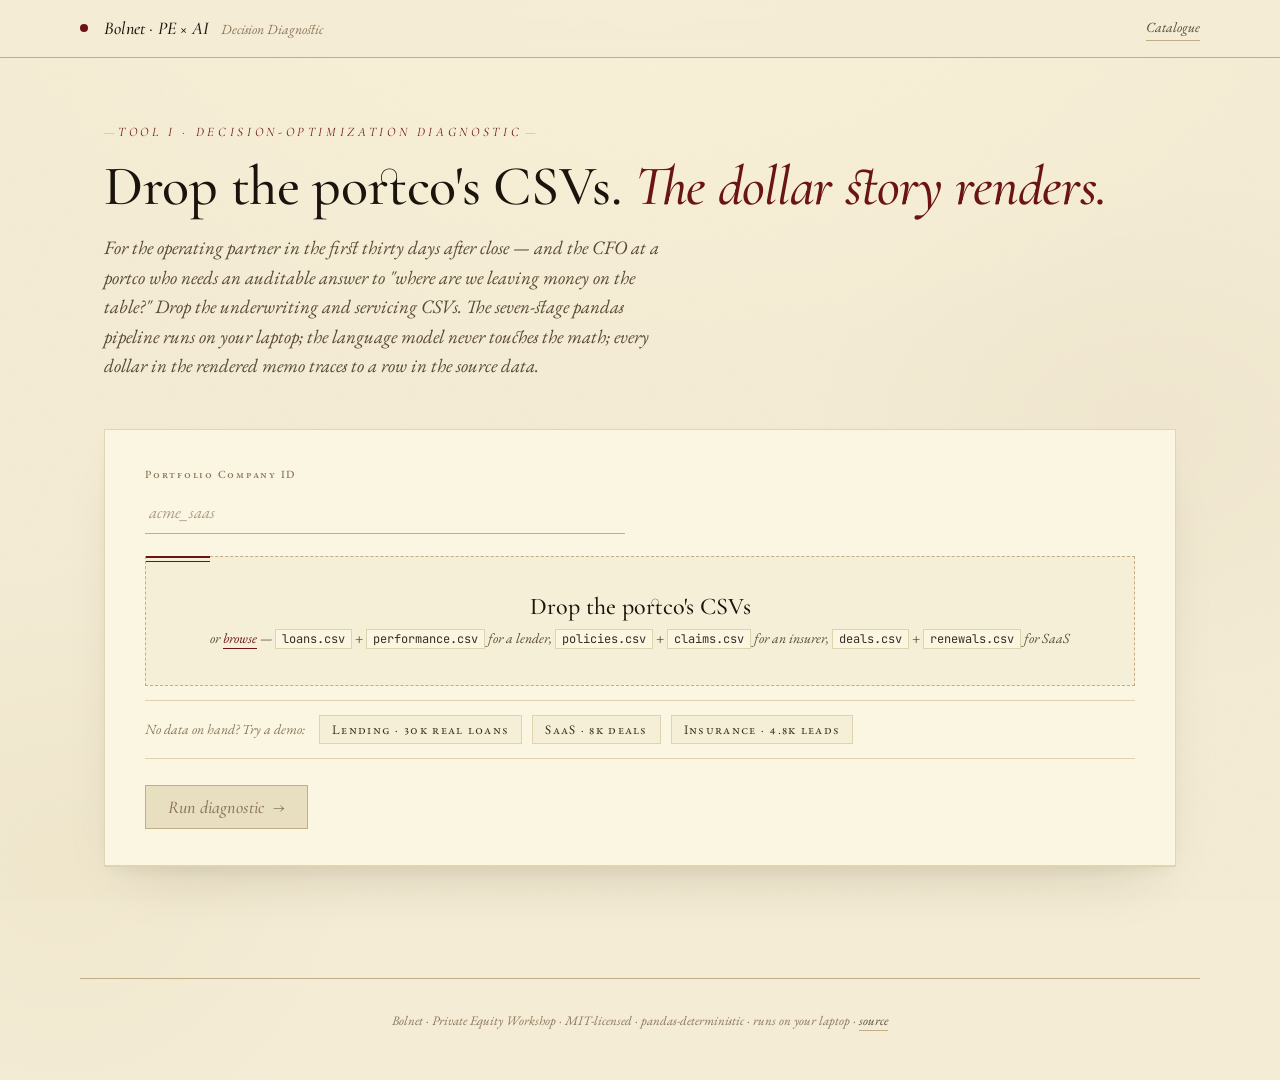
<file: docs/app/index.html>
<!DOCTYPE html>
<html lang="en">
<head>
<meta charset="UTF-8">
<meta name="viewport" content="width=device-width, initial-scale=1.0">
<title>Decision-Optimization Diagnostic — Bolnet PE × AI</title>
<meta name="description" content="Drop a portco's CSVs · DX surfaces the dollar story · auditable, row-level, defensible.">
<link rel="preconnect" href="https://fonts.googleapis.com">
<link rel="preconnect" href="https://fonts.gstatic.com" crossorigin>
<link href="https://fonts.googleapis.com/css2?family=Cormorant+Garamond:ital,wght@0,400;0,500;0,600;0,700;1,400;1,500;1,600&family=EB+Garamond:ital,wght@0,400;0,500;0,600;1,400;1,500&family=Newsreader:ital,wght@0,300;0,400;1,300;1,400&family=JetBrains+Mono:wght@400;500&display=swap" rel="stylesheet">
<link rel="stylesheet" href="./app.css">
</head>
<body>
<nav class="topnav">
  <div class="topnav-inner">
    <a href="/app/" class="logo"><span class="dot"></span> Bolnet · PE × AI <span class="tag">Decision Diagnostic</span></a>
    <a href="/app/tools.html" class="ghost">Catalogue</a>
  </div>
</nav>

<main class="page">
  <header class="head">
    <div class="eyebrow">Tool I · Decision-Optimization Diagnostic</div>
    <h1>Drop the portco's CSVs. <em>The dollar story renders.</em></h1>
    <p class="lede">For the operating partner in the first thirty days after close — and the CFO at a portco who needs an auditable answer to "where are we leaving money on the table?" Drop the underwriting and servicing CSVs. The seven-stage pandas pipeline runs on your laptop; the language model never touches the math; every dollar in the rendered memo traces to a row in the source data.</p>
  </header>

  <section class="panel" id="uploader">
    <form id="uploadForm" autocomplete="off">
      <label class="field">
        <span class="field-label">Portfolio Company ID</span>
        <input type="text" name="portco_id" id="portcoId" placeholder="acme_saas" maxlength="40">
      </label>

      <div class="drop" id="dropZone">
        <input type="file" id="fileInput" name="files" multiple accept=".csv" hidden>
        <div class="drop-inner">
          <div class="drop-title">Drop the portco's CSVs</div>
          <div class="drop-hint">or <button type="button" id="browseBtn" class="link-btn">browse</button> — <code>loans.csv</code> + <code>performance.csv</code> for a lender, <code>policies.csv</code> + <code>claims.csv</code> for an insurer, <code>deals.csv</code> + <code>renewals.csv</code> for SaaS</div>
        </div>
      </div>

      <ul class="filelist" id="fileList" hidden></ul>

      <div class="demo-row">
        <span class="demo-label">No data on hand? Try a demo:</span>
        <button type="button" class="chip" data-demo="lending">Lending · 30k real loans</button>
        <button type="button" class="chip" data-demo="saas">SaaS · 8k deals</button>
        <button type="button" class="chip" data-demo="insurance">Insurance · 4.8k leads</button>
      </div>

      <div class="actions">
        <button type="submit" id="runBtn" class="primary" disabled>Run diagnostic</button>
        <button type="button" id="resetBtn" class="ghost" hidden>Reset</button>
      </div>
    </form>
  </section>

  <section class="panel pipeline" id="pipeline" hidden>
    <h2>The Seven Stages</h2>
    <ol class="stages">
      <li data-stage="ingest"><span class="stage-label">I · Ingest</span><span class="stage-status">pending</span></li>
      <li data-stage="segment_stats"><span class="stage-label">II · Segment stats</span><span class="stage-status">pending</span></li>
      <li data-stage="time_stability"><span class="stage-label">III · Time stability</span><span class="stage-status">pending</span></li>
      <li data-stage="counterfactual"><span class="stage-label">IV · Counterfactual</span><span class="stage-status">pending</span></li>
      <li data-stage="evidence"><span class="stage-label">V · Evidence</span><span class="stage-status">pending</span></li>
      <li data-stage="memo"><span class="stage-label">VI · Memo</span><span class="stage-status">pending</span></li>
      <li data-stage="report"><span class="stage-label">VII · Report</span><span class="stage-status">pending</span></li>
    </ol>
    <pre id="log" class="log"></pre>
  </section>

  <section class="panel result" id="result" hidden>
    <div class="result-head">
      <div>
        <div class="eyebrow">Opportunity Map</div>
        <h2 id="resultSummary">—</h2>
      </div>
      <a id="openReport" class="primary" target="_blank" rel="noreferrer">Open the memo</a>
    </div>
    <iframe id="reportFrame" title="DX Report"></iframe>
  </section>
</main>

<footer class="foot">
  <div>Bolnet · Private Equity Workshop · MIT-licensed · pandas-deterministic · runs on your laptop · <a href="https://github.com/bolnet/private-equity">source</a></div>
</footer>

<script src="./app.js"></script>
</body>
</html>
</file>
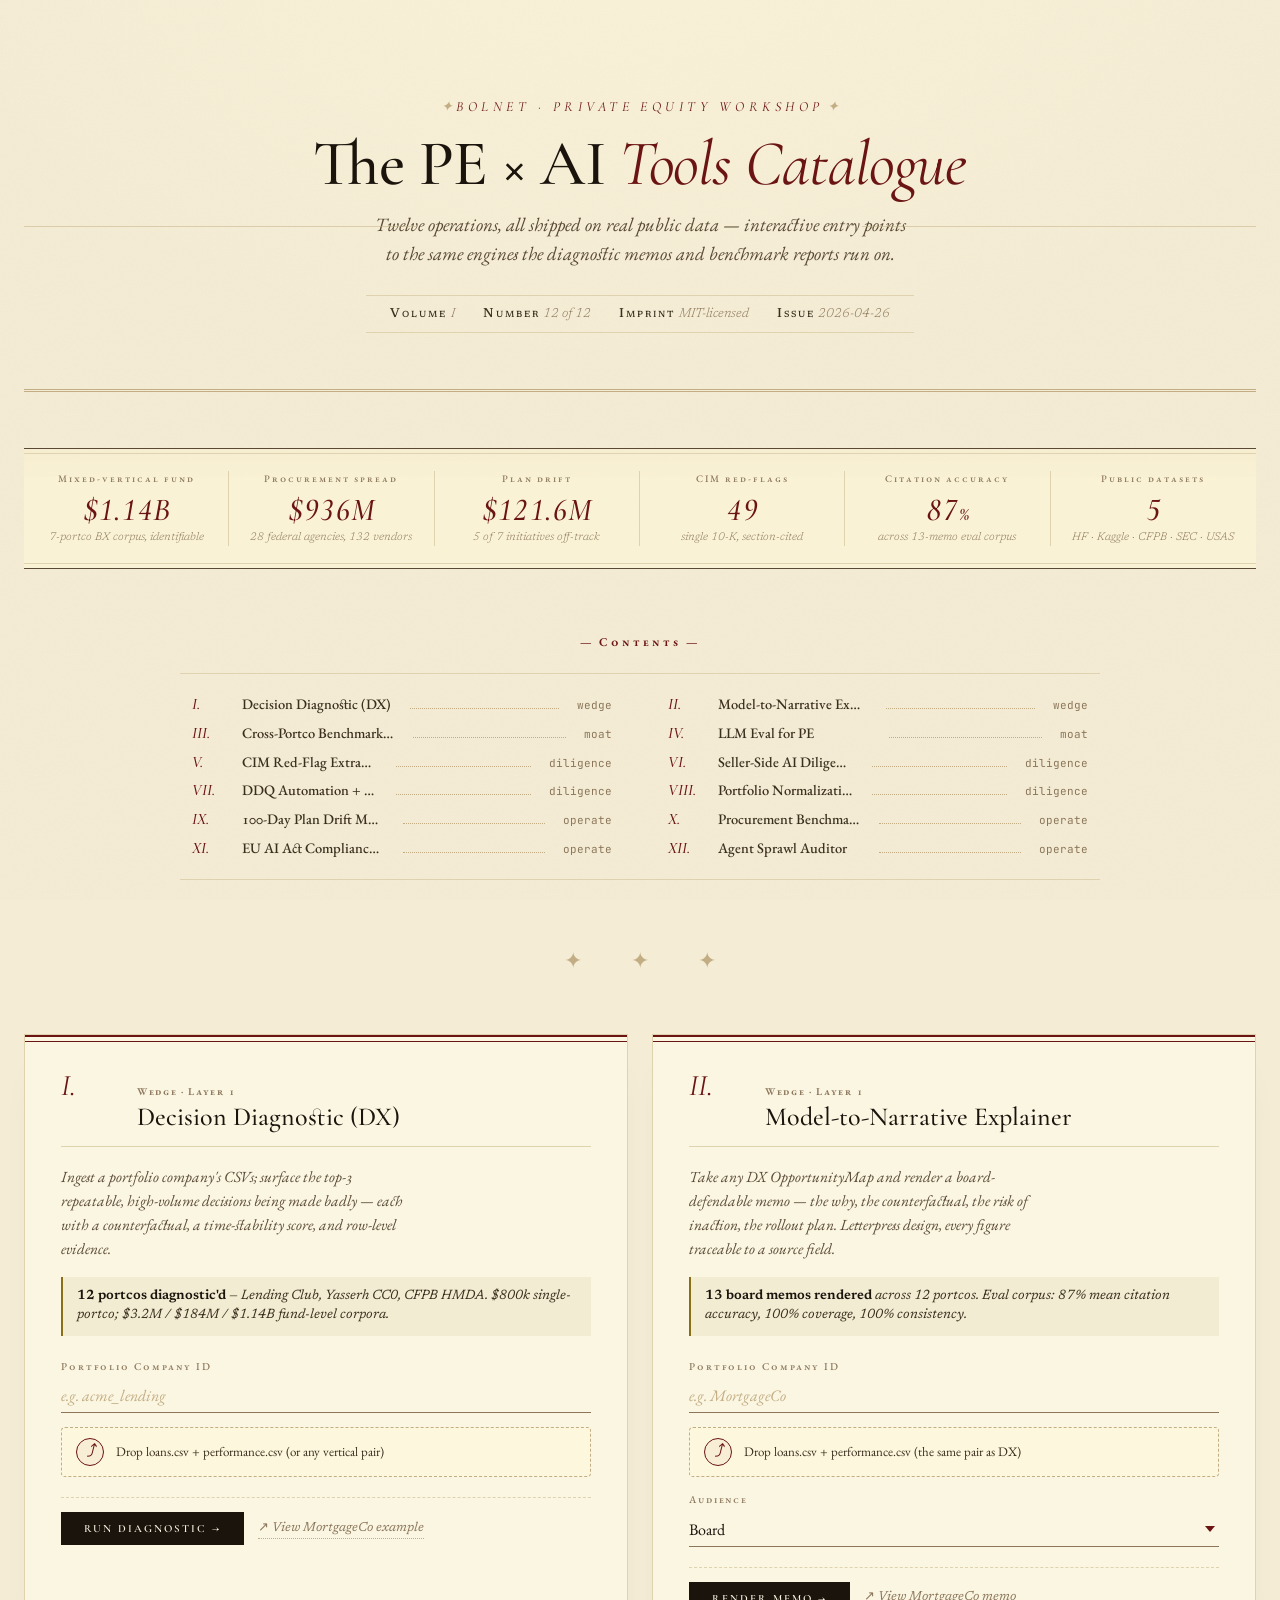
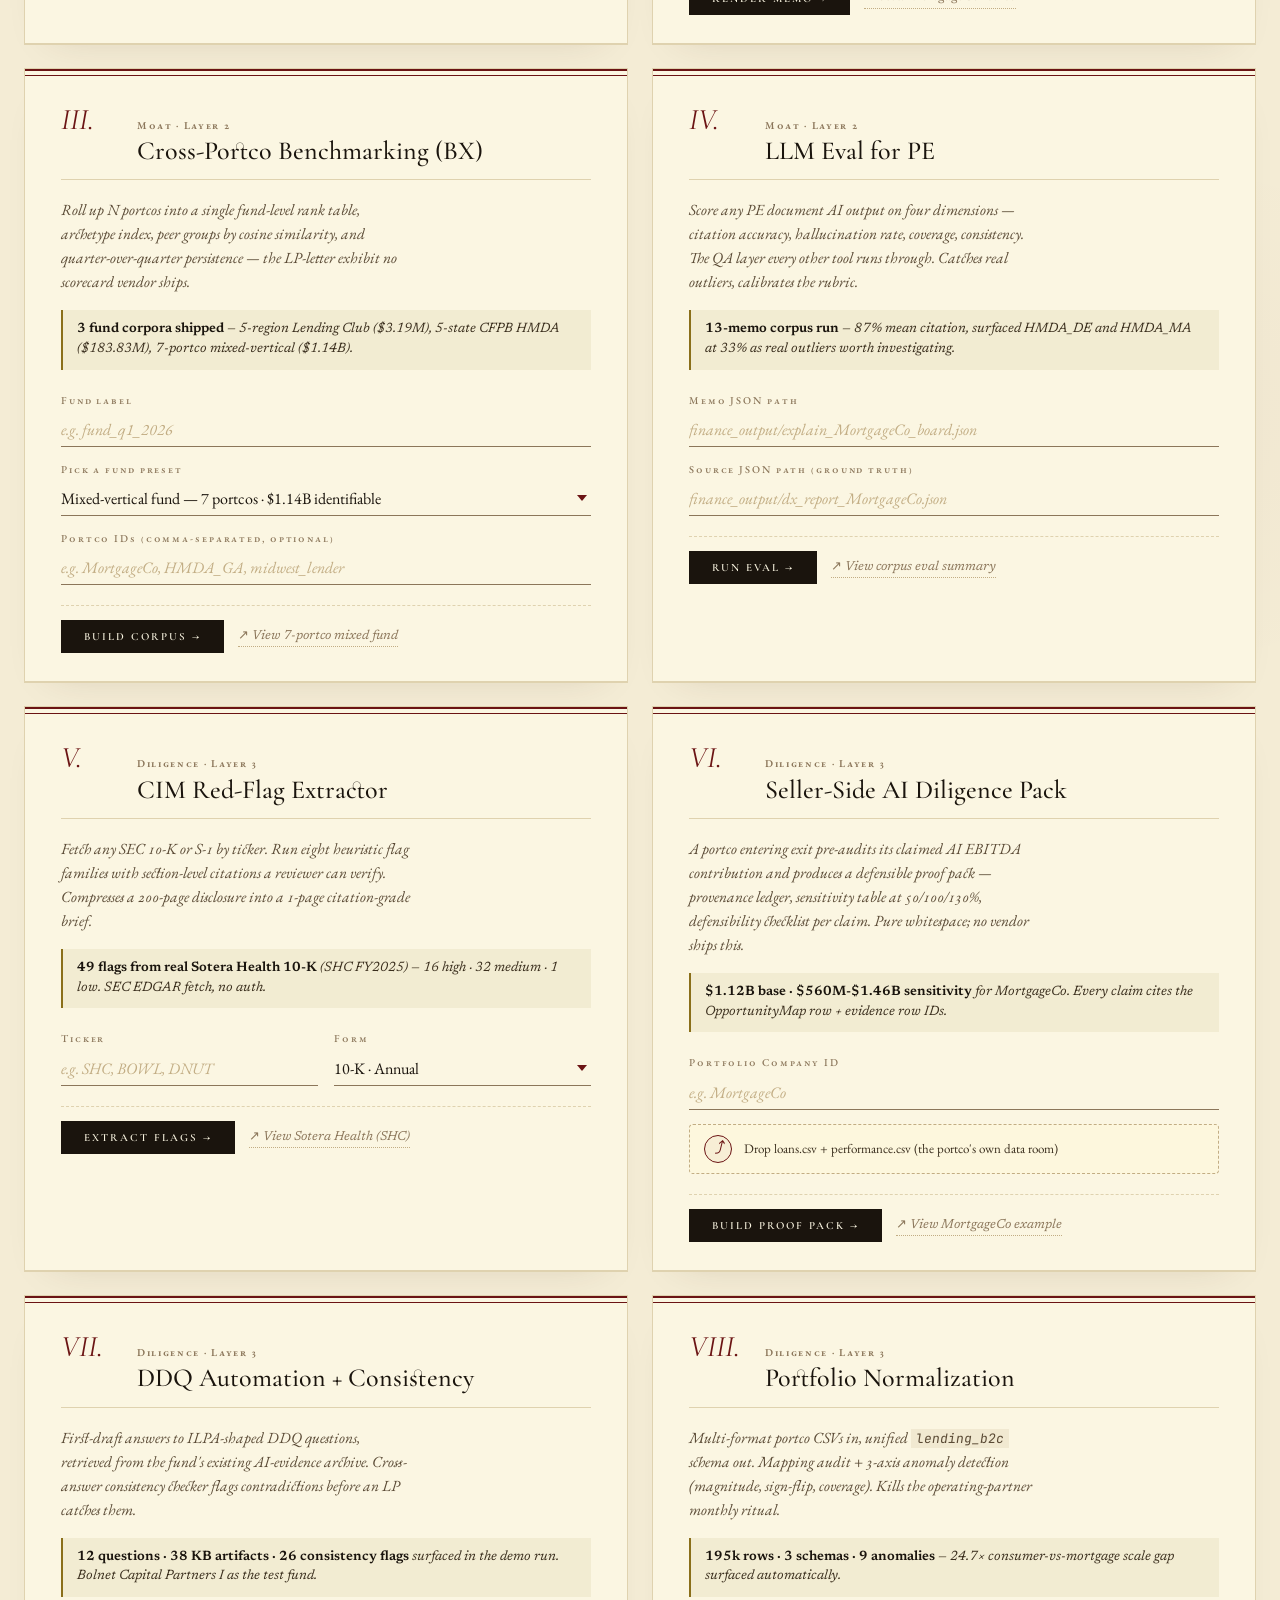
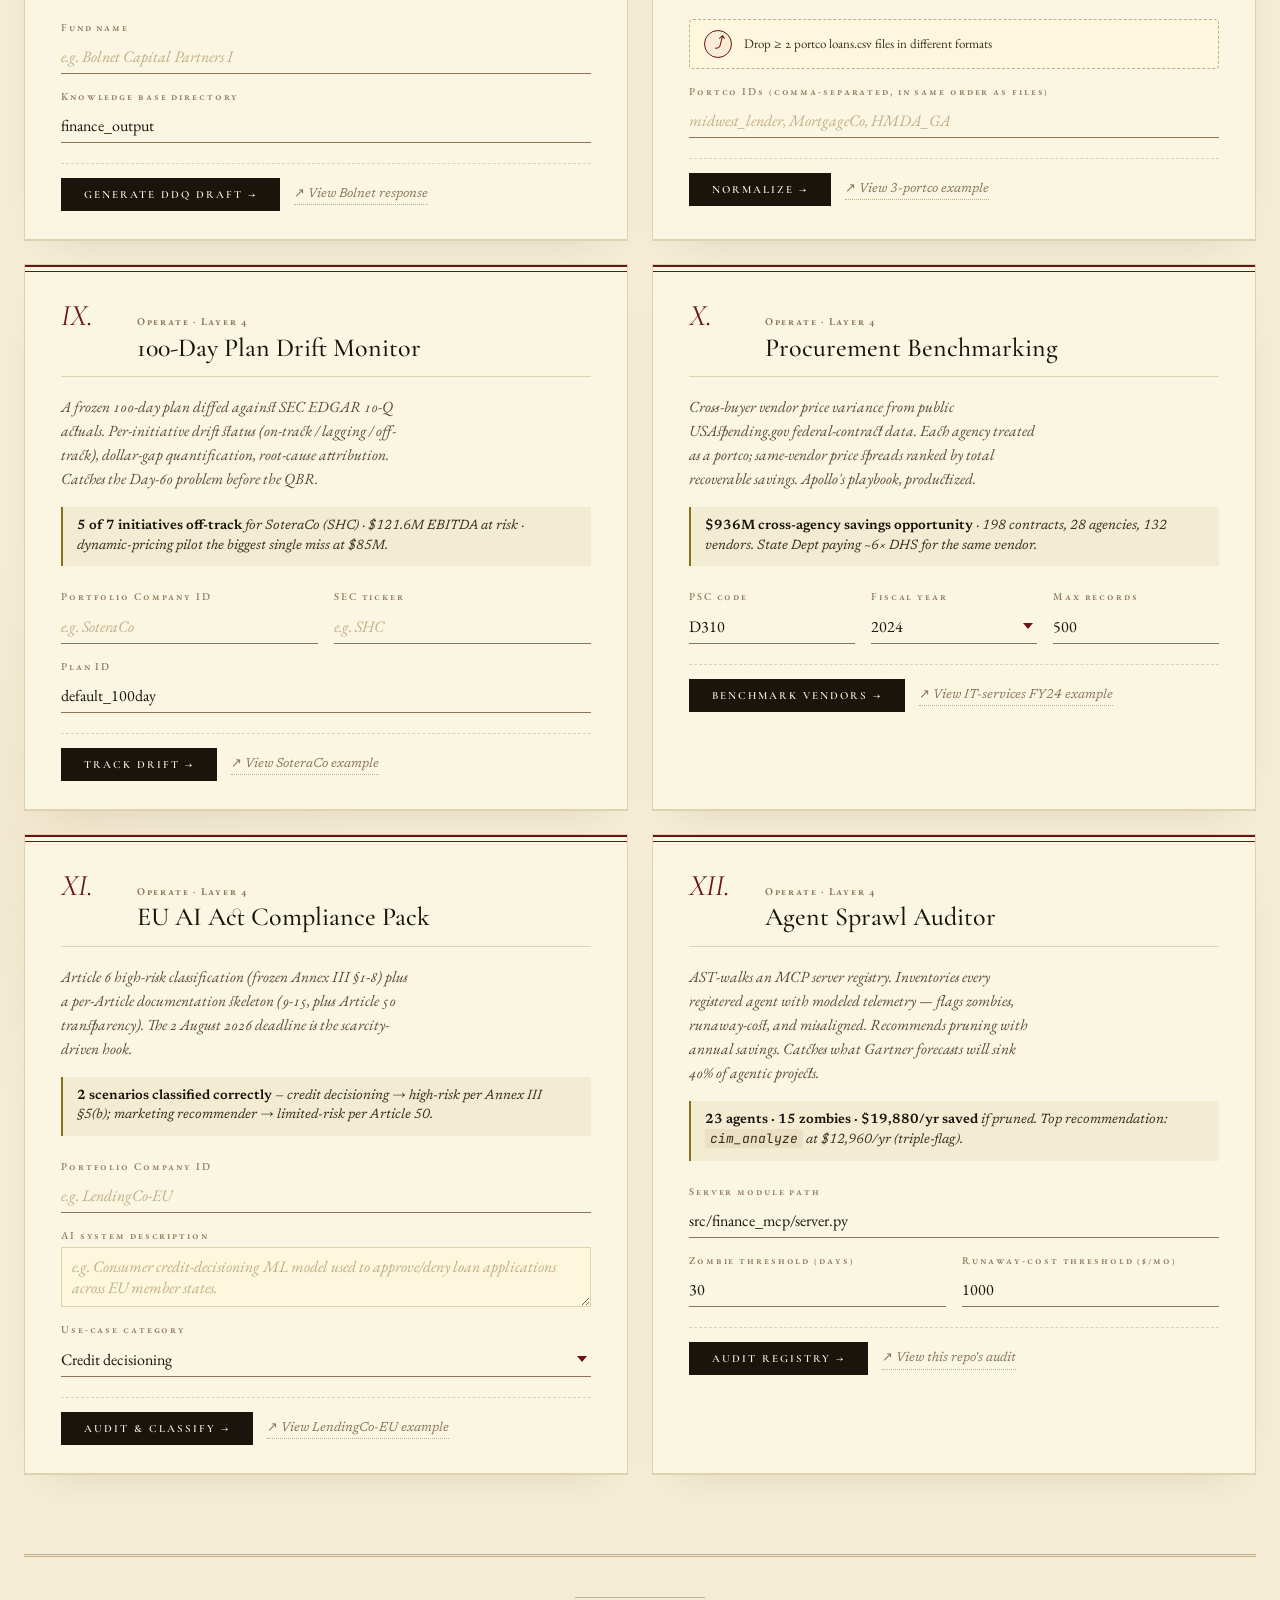
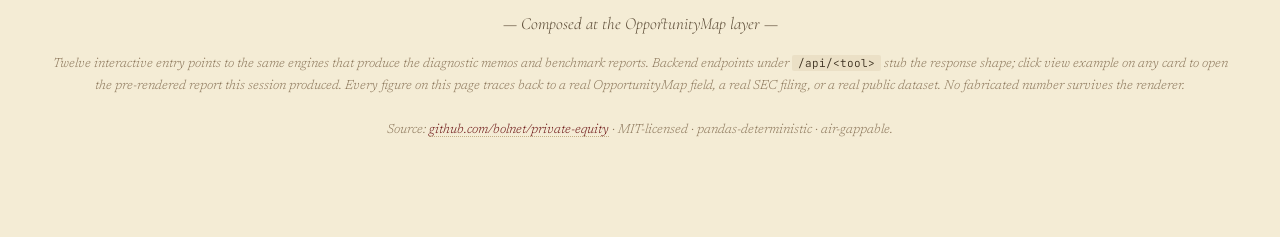
<file: docs/app/tools.html>
<!DOCTYPE html>
<html lang="en">
<head>
<meta charset="UTF-8" />
<meta name="viewport" content="width=device-width, initial-scale=1.0" />
<title>The PE × AI Tools Catalogue — Twelve Operations</title>
<meta name="description" content="A single-page interactive catalogue of the twelve shipped PE × AI tools. Decision diagnostics, cross-portco benchmarking, CIM red-flag extraction, exit proof packs, DDQ automation, EU AI Act compliance, and more — all callable from one page." />
<link rel="preconnect" href="https://fonts.googleapis.com" />
<link rel="preconnect" href="https://fonts.gstatic.com" crossorigin />
<link href="https://fonts.googleapis.com/css2?family=Cormorant+Garamond:ital,wght@0,400;0,500;0,600;0,700;1,400;1,500;1,600&family=EB+Garamond:ital,wght@0,400;0,500;0,600;1,400;1,500&family=Newsreader:ital,wght@0,300;0,400;1,300;1,400&family=JetBrains+Mono:wght@400;500&display=swap" rel="stylesheet" />
<style>
  :root {
    --paper:     #f4ecd5;
    --page:      #fbf6e2;
    --page-dim:  #f6efd7;
    --ink:       #1a140d;
    --ink-mid:   #3a2e1d;
    --ink-dim:   #5a4a35;
    --ink-faint: #8b765a;
    --rule:      #c2ad84;
    --rule-soft: #dfd2af;
    --rule-mute: #e8dfc0;
    --accent:    #6b1414;
    --accent-2:  #93331f;
    --gold:      #8a6f1a;
    --good:      #4d6b2c;
  }
  * { box-sizing: border-box; }
  html, body { margin: 0; padding: 0; }
  html { background: #ece4cb; }
  body {
    background:
      radial-gradient(ellipse 1100px 700px at 50% -100px, rgba(255, 248, 220, 0.55), transparent 70%),
      radial-gradient(ellipse 600px 450px at 90% 40%, rgba(107, 20, 20, 0.025), transparent 60%),
      radial-gradient(ellipse 500px 500px at 5% 80%, rgba(138, 111, 26, 0.04), transparent 60%),
      var(--paper);
    color: var(--ink);
    font-family: 'EB Garamond', 'Iowan Old Style', Georgia, serif;
    font-size: 17px; line-height: 1.55;
    font-feature-settings: "liga", "dlig", "onum", "kern";
    text-rendering: optimizeLegibility;
    -webkit-font-smoothing: antialiased;
    padding: 64px 24px 96px;
    min-height: 100vh;
    counter-reset: entry;
  }

  /* Paper grain — fixed SVG turbulence sits below all content. */
  body::before {
    content: '';
    position: fixed; inset: 0;
    background-image: url("data:image/svg+xml;utf8,<svg xmlns='http://www.w3.org/2000/svg' width='240' height='240'><filter id='n'><feTurbulence type='fractalNoise' baseFrequency='0.85' numOctaves='2' stitchTiles='stitch'/><feColorMatrix values='0 0 0 0 0.42  0 0 0 0 0.34  0 0 0 0 0.18  0 0 0 0.07 0'/></filter><rect width='100%25' height='100%25' filter='url(%23n)'/></svg>");
    opacity: 0.42; mix-blend-mode: multiply;
    pointer-events: none; z-index: 0;
  }

  .folio {
    max-width: 1280px; margin: 0 auto;
    position: relative; z-index: 1;
  }

  /* ============ Masthead ============ */
  .masthead {
    text-align: center;
    padding: 32px 0 56px;
    border-bottom: 3px double var(--rule);
    position: relative;
  }
  .masthead::before, .masthead::after {
    content: ''; position: absolute;
    height: 1px; background: var(--rule); width: 32%; top: 50%;
    opacity: 0.5;
  }
  .masthead::before { left: 0; }
  .masthead::after { right: 0; }

  .imprint {
    font-family: 'Cormorant Garamond', serif;
    font-style: italic; font-weight: 400;
    font-size: 14px; color: var(--accent);
    letter-spacing: 0.32em;
    text-transform: uppercase;
    margin-bottom: 14px;
  }
  .imprint::before { content: '✦  '; color: var(--rule); letter-spacing: normal; }
  .imprint::after { content: '  ✦'; color: var(--rule); letter-spacing: normal; }

  .wordmark {
    font-family: 'Cormorant Garamond', serif;
    font-weight: 500; font-size: 64px; line-height: 1;
    color: var(--ink); margin: 0 0 14px;
    letter-spacing: -0.01em;
  }
  .wordmark em {
    font-style: italic; color: var(--accent); font-weight: 400;
  }

  .subtitle {
    font-family: 'EB Garamond', serif;
    font-style: italic; font-size: 19px;
    color: var(--ink-dim);
    margin: 0 auto 26px;
    max-width: 60ch;
  }

  .masthead-meta {
    display: inline-flex; gap: 28px;
    font-family: 'Newsreader', 'EB Garamond', serif;
    font-style: italic; font-weight: 300;
    font-size: 13px;
    color: var(--ink-faint);
    border-top: 1px solid var(--rule-soft);
    border-bottom: 1px solid var(--rule-soft);
    padding: 8px 24px;
  }
  .masthead-meta strong {
    font-style: normal; font-variant: small-caps;
    letter-spacing: 0.16em; color: var(--ink-mid); font-weight: 500;
  }

  /* ============ Headline numbers ============ */
  .ticker {
    margin: 56px 0 64px;
    display: grid;
    grid-template-columns: repeat(6, 1fr);
    border-top: 1px solid var(--ink-dim);
    border-bottom: 1px solid var(--ink-dim);
    padding: 22px 0;
    background:
      linear-gradient(180deg, rgba(107, 20, 20, 0.02), transparent 30%),
      rgba(255, 247, 215, 0.55);
    position: relative;
  }
  .ticker::before {
    content: ''; position: absolute; left: 0; right: 0; top: 4px;
    border-top: 1px solid var(--rule-soft);
  }
  .ticker::after {
    content: ''; position: absolute; left: 0; right: 0; bottom: 4px;
    border-bottom: 1px solid var(--rule-soft);
  }

  .ticker-item {
    text-align: center; padding: 0 12px;
    border-right: 1px solid var(--rule-soft);
    position: relative;
  }
  .ticker-item:last-child { border-right: none; }

  .ticker-label {
    font-variant: small-caps;
    font-size: 10px; letter-spacing: 0.2em;
    color: var(--ink-faint); margin-bottom: 8px;
    font-weight: 500;
  }
  .ticker-num {
    font-family: 'Cormorant Garamond', serif;
    font-size: 32px; font-weight: 500;
    color: var(--ink); line-height: 1;
    font-feature-settings: "lnum", "tnum";
  }
  .ticker-num em {
    font-style: italic; color: var(--accent); font-weight: 500;
  }
  .ticker-pct {
    font-style: italic; font-size: 20px; color: var(--accent);
    font-weight: 500; margin-left: 1px;
  }
  .ticker-sub {
    font-family: 'Newsreader', serif; font-style: italic; font-weight: 300;
    font-size: 11px; color: var(--ink-faint); margin-top: 5px;
    line-height: 1.3;
  }

  /* ============ Contents ============ */
  .contents {
    margin: 0 auto 64px;
    max-width: 920px;
    text-align: center;
  }
  .contents-head {
    font-variant: small-caps;
    letter-spacing: 0.24em;
    font-size: 12px; font-weight: 600;
    color: var(--accent);
    margin-bottom: 22px;
  }
  .contents-grid {
    display: grid;
    grid-template-columns: repeat(2, 1fr);
    gap: 4px 56px;
    text-align: left;
    font-size: 14.5px;
    color: var(--ink-dim);
    border-top: 1px solid var(--rule-soft);
    border-bottom: 1px solid var(--rule-soft);
    padding: 18px 12px;
  }
  .toc-line {
    display: flex; align-items: baseline;
    gap: 14px;
  }
  .toc-num {
    font-family: 'Cormorant Garamond', serif;
    font-style: italic; font-weight: 500;
    color: var(--accent);
    font-size: 16px;
    min-width: 36px;
  }
  .toc-title {
    flex: 1; min-width: 0;
    color: var(--ink-mid); font-weight: 500;
    overflow: hidden; text-overflow: ellipsis; white-space: nowrap;
  }
  .toc-fill {
    flex: 0 1 auto;
    border-bottom: 1px dotted var(--rule);
    height: 12px;
    margin: 0 4px;
    min-width: 14px;
    flex-grow: 1;
  }
  .toc-page {
    font-family: 'JetBrains Mono', monospace;
    color: var(--ink-faint); font-size: 11px;
    font-feature-settings: "tnum";
  }

  .ornament {
    text-align: center; color: var(--rule);
    font-family: 'Cormorant Garamond', serif;
    font-size: 22px; letter-spacing: 1em;
    margin: 56px 0;
    padding-left: 1em;
  }
  .ornament::before { content: '✦  ✦  ✦'; }

  /* ============ Catalogue grid ============ */
  .catalog {
    display: grid;
    grid-template-columns: repeat(12, 1fr);
    gap: 24px;
  }

  .entry {
    grid-column: span 6;
    counter-increment: entry;
    background: var(--page);
    padding: 36px 36px 28px;
    border: 1px solid var(--rule-soft);
    box-shadow:
      0 1px 0 var(--rule-soft),
      0 18px 40px -28px rgba(60, 40, 15, 0.18);
    position: relative;
    transition: border-color 0.25s ease, box-shadow 0.25s ease;
    animation: rise 0.55s cubic-bezier(.2, .8, .3, 1) backwards;
  }
  .entry:hover {
    border-color: var(--rule);
    box-shadow:
      0 1px 0 var(--rule-soft),
      0 22px 50px -28px rgba(60, 40, 15, 0.26);
  }
  .entry::before {
    content: ''; position: absolute; left: 0; top: 0; height: 4px; right: 0;
    border-top: 2px solid var(--accent);
    border-bottom: 1px solid var(--accent);
  }

  /* Pull every 3rd row into wider position for visual texture */
  .entry.wide { grid-column: span 12; }

  /* Stagger reveal */
  .entry:nth-child(1)  { animation-delay: 0.04s; }
  .entry:nth-child(2)  { animation-delay: 0.10s; }
  .entry:nth-child(3)  { animation-delay: 0.16s; }
  .entry:nth-child(4)  { animation-delay: 0.22s; }
  .entry:nth-child(5)  { animation-delay: 0.28s; }
  .entry:nth-child(6)  { animation-delay: 0.34s; }
  .entry:nth-child(7)  { animation-delay: 0.40s; }
  .entry:nth-child(8)  { animation-delay: 0.46s; }
  .entry:nth-child(9)  { animation-delay: 0.52s; }
  .entry:nth-child(10) { animation-delay: 0.58s; }
  .entry:nth-child(11) { animation-delay: 0.64s; }
  .entry:nth-child(12) { animation-delay: 0.70s; }

  @keyframes rise {
    from { opacity: 0; transform: translateY(14px); }
    to   { opacity: 1; transform: translateY(0); }
  }

  .entry-head {
    display: flex; align-items: baseline; gap: 16px;
    padding-bottom: 14px; margin-bottom: 18px;
    border-bottom: 1px solid var(--rule-soft);
  }
  .entry-num {
    font-family: 'Cormorant Garamond', serif;
    font-style: italic; font-weight: 400;
    font-size: 30px; line-height: 1; color: var(--accent);
    min-width: 60px;
  }
  .entry-num::before { content: counter(entry, upper-roman) ". "; }
  .entry-titles { flex: 1; min-width: 0; }
  .entry-cat {
    font-variant: small-caps; font-weight: 600;
    font-size: 10.5px; letter-spacing: 0.16em;
    color: var(--ink-faint);
    margin-bottom: 4px;
  }
  .entry-name {
    font-family: 'Cormorant Garamond', serif;
    font-weight: 500; font-size: 26px; line-height: 1.1;
    color: var(--ink); margin: 0;
  }
  .entry-desc {
    font-style: italic; color: var(--ink-dim);
    font-size: 15.5px; line-height: 1.55;
    margin: 0 0 16px; max-width: 50ch;
  }

  .entry-finding {
    font-family: 'Newsreader', 'EB Garamond', serif;
    font-style: italic; font-weight: 400;
    font-size: 13.5px; line-height: 1.45;
    color: var(--ink-mid);
    background: rgba(138, 111, 26, 0.08);
    border-left: 2px solid var(--gold);
    padding: 10px 14px;
    margin: 0 0 22px;
  }
  .entry-finding strong {
    font-style: normal; font-weight: 600;
    color: var(--ink); font-feature-settings: "lnum";
  }

  /* ============ Form inputs — letterpress-style, no boxes ============ */
  .entry-form {
    display: flex; flex-direction: column; gap: 14px;
  }
  .entry-form .row {
    display: flex; gap: 16px; flex-wrap: wrap;
  }
  .entry-form .row > * { flex: 1; min-width: 140px; }
  .field {
    display: flex; flex-direction: column; gap: 4px;
    position: relative;
  }
  .field-label {
    font-variant: small-caps; font-size: 10.5px;
    letter-spacing: 0.18em; font-weight: 500;
    color: var(--ink-faint);
  }
  .field input[type="text"],
  .field input[type="number"],
  .field select,
  .field textarea {
    background: transparent;
    border: none;
    border-bottom: 1px solid var(--ink-faint);
    color: var(--ink);
    font-family: 'EB Garamond', serif;
    font-size: 16px;
    font-weight: 400;
    padding: 7px 0 6px;
    outline: none;
    width: 100%;
    transition: border-color 0.2s ease;
    font-feature-settings: "lnum";
  }
  .field input::placeholder, .field textarea::placeholder {
    font-style: italic; color: var(--rule);
  }
  .field input:focus,
  .field select:focus,
  .field textarea:focus {
    border-bottom-color: var(--accent);
  }
  .field select {
    appearance: none;
    background-image: url("data:image/svg+xml;utf8,<svg xmlns='http://www.w3.org/2000/svg' width='10' height='6'><path d='M0 0 L5 6 L10 0' fill='%236b1414'/></svg>");
    background-position: right 4px center;
    background-repeat: no-repeat;
    padding-right: 18px;
    cursor: pointer;
  }
  .field textarea {
    resize: vertical;
    min-height: 56px;
    border: 1px solid var(--rule-soft);
    border-radius: 0;
    padding: 8px 10px;
    background: rgba(255, 247, 215, 0.4);
  }
  .field-file {
    display: flex; align-items: center; gap: 12px;
    padding: 10px 14px;
    border: 1px dashed var(--rule);
    border-radius: 4px;
    background: rgba(255, 247, 215, 0.5);
    font-family: 'EB Garamond', serif;
    font-size: 14px; font-style: italic; color: var(--ink-dim);
    cursor: pointer;
    transition: border-color 0.2s ease, background 0.2s ease;
  }
  .field-file:hover { border-color: var(--accent); background: rgba(107, 20, 20, 0.04); }
  .field-file input[type="file"] { display: none; }
  .field-file .icon {
    font-family: 'Cormorant Garamond', serif;
    font-style: italic; font-size: 18px;
    color: var(--accent);
    border: 1px solid var(--accent);
    border-radius: 50%; width: 28px; height: 28px;
    display: inline-flex; align-items: center; justify-content: center;
    background: rgba(107, 20, 20, 0.04);
  }
  .field-file .filename {
    flex: 1; min-width: 0;
    color: var(--ink-mid); font-style: normal;
    font-size: 13px;
    overflow: hidden; text-overflow: ellipsis; white-space: nowrap;
  }

  /* ============ Run button ============ */
  .actions {
    display: flex; align-items: center; gap: 14px;
    margin-top: 6px; padding-top: 14px;
    border-top: 1px dashed var(--rule-soft);
    flex-wrap: wrap;
  }
  .run-btn {
    font-family: 'Cormorant Garamond', serif;
    font-style: italic; font-weight: 500;
    font-size: 16px; letter-spacing: 0.04em;
    background: var(--ink);
    color: var(--page);
    border: 1px solid var(--ink);
    padding: 9px 22px;
    cursor: pointer;
    transition: all 0.18s ease;
    text-transform: uppercase;
    letter-spacing: 0.18em;
    font-size: 11px;
    font-style: normal;
    font-weight: 600;
  }
  .run-btn:hover {
    background: var(--accent); border-color: var(--accent);
    color: var(--page);
  }
  .run-btn:disabled {
    opacity: 0.55; cursor: wait;
  }
  .run-btn::after { content: '  →'; }

  .view-existing {
    font-family: 'Newsreader', serif; font-style: italic;
    font-size: 13px; color: var(--ink-faint);
    text-decoration: none;
    border-bottom: 1px dotted var(--rule);
    transition: color 0.2s ease, border-color 0.2s ease;
  }
  .view-existing:hover {
    color: var(--accent); border-bottom-color: var(--accent);
  }
  .view-existing::before { content: '↗ '; font-style: normal; }

  .entry-status {
    margin-top: 14px;
    padding: 10px 14px;
    background: rgba(255, 247, 215, 0.65);
    border-left: 2px solid var(--rule-soft);
    font-family: 'Newsreader', serif; font-style: italic;
    font-size: 13.5px; color: var(--ink-dim);
    line-height: 1.5;
    display: none;
  }
  .entry-status.show { display: block; }
  .entry-status code {
    font-family: 'JetBrains Mono', monospace; font-style: normal;
    font-size: 12px; background: rgba(194, 173, 132, 0.2);
    padding: 1px 6px; border-radius: 2px;
    color: var(--ink-mid);
  }
  .entry-status a { color: var(--accent); text-decoration: none; border-bottom: 1px solid var(--rule); }
  .entry-status a:hover { border-bottom-color: var(--accent); }
  .entry-status.running { border-left-color: var(--gold); }
  .entry-status.demo { border-left-color: var(--accent); }
  .entry-status.success { border-left-color: var(--good); color: var(--ink); }

  /* ============ Colophon ============ */
  .colophon {
    margin-top: 80px;
    padding: 40px 24px 0;
    border-top: 3px double var(--rule);
    text-align: center;
    font-family: 'Newsreader', serif;
    font-style: italic; font-weight: 300;
    font-size: 13px; color: var(--ink-faint);
    line-height: 1.7;
  }
  .colophon .signature {
    font-family: 'Cormorant Garamond', serif; font-style: italic;
    font-size: 17px; color: var(--ink-dim);
    margin-bottom: 14px;
  }
  .colophon .signature::before {
    content: ''; display: block; width: 130px; height: 1px;
    background: var(--ink-faint); opacity: 0.5; margin: 0 auto 12px;
  }
  .colophon code {
    font-family: 'JetBrains Mono', monospace; font-style: normal;
    font-size: 11px; color: var(--ink-mid);
    background: rgba(194, 173, 132, 0.18);
    padding: 1px 6px; border-radius: 2px;
  }
  .colophon a { color: var(--accent); text-decoration: none; border-bottom: 1px dotted var(--rule); }

  /* ============ Responsive ============ */
  @media (max-width: 1100px) {
    .catalog { grid-template-columns: repeat(6, 1fr); }
    .entry { grid-column: span 6; }
    .entry.wide { grid-column: span 6; }
    .ticker { grid-template-columns: repeat(3, 1fr); }
    .ticker-item:nth-child(3n) { border-right: none; }
    .ticker-item:nth-child(n+4) { border-top: 1px solid var(--rule-soft); padding-top: 16px; margin-top: 16px; }
  }
  @media (max-width: 720px) {
    body { padding: 32px 14px 64px; font-size: 16px; }
    .wordmark { font-size: 42px; }
    .subtitle { font-size: 16px; }
    .ticker { grid-template-columns: repeat(2, 1fr); }
    .ticker-item:nth-child(2n) { border-right: none; }
    .ticker-item:nth-child(n+3) { border-top: 1px solid var(--rule-soft); padding-top: 14px; margin-top: 14px; }
    .contents-grid { grid-template-columns: 1fr; gap: 4px 0; }
    .catalog { grid-template-columns: 1fr; }
    .entry, .entry.wide { grid-column: span 1; padding: 28px 22px 22px; }
    .entry-name { font-size: 22px; }
    .entry-num { font-size: 24px; min-width: 44px; }
    .masthead-meta { flex-direction: column; gap: 4px; padding: 8px 14px; }
  }
</style>
</head>
<body>

<div class="folio">

  <!-- ============ Masthead ============ -->
  <header class="masthead">
    <div class="imprint">Bolnet · Private Equity Workshop</div>
    <h1 class="wordmark">The PE × AI <em>Tools Catalogue</em></h1>
    <p class="subtitle">Twelve operations, all shipped on real public data — interactive entry points to the same engines the diagnostic memos and benchmark reports run on.</p>
    <div class="masthead-meta">
      <span><strong>Volume</strong> I</span>
      <span><strong>Number</strong> 12 of 12</span>
      <span><strong>Imprint</strong> MIT-licensed</span>
      <span><strong>Issue</strong> 2026-04-26</span>
    </div>
  </header>

  <!-- ============ Headline ticker ============ -->
  <section class="ticker" aria-label="Headline numbers">
    <div class="ticker-item">
      <div class="ticker-label">Mixed-vertical fund</div>
      <div class="ticker-num"><em>$1.14B</em></div>
      <div class="ticker-sub">7-portco BX corpus, identifiable</div>
    </div>
    <div class="ticker-item">
      <div class="ticker-label">Procurement spread</div>
      <div class="ticker-num"><em>$936M</em></div>
      <div class="ticker-sub">28 federal agencies, 132 vendors</div>
    </div>
    <div class="ticker-item">
      <div class="ticker-label">Plan drift</div>
      <div class="ticker-num"><em>$121.6M</em></div>
      <div class="ticker-sub">5 of 7 initiatives off-track</div>
    </div>
    <div class="ticker-item">
      <div class="ticker-label">CIM red-flags</div>
      <div class="ticker-num"><em>49</em></div>
      <div class="ticker-sub">single 10-K, section-cited</div>
    </div>
    <div class="ticker-item">
      <div class="ticker-label">Citation accuracy</div>
      <div class="ticker-num"><em>87<span class="ticker-pct">%</span></em></div>
      <div class="ticker-sub">across 13-memo eval corpus</div>
    </div>
    <div class="ticker-item">
      <div class="ticker-label">Public datasets</div>
      <div class="ticker-num"><em>5</em></div>
      <div class="ticker-sub">HF · Kaggle · CFPB · SEC · USAS</div>
    </div>
  </section>

  <!-- ============ Contents ============ -->
  <nav class="contents" aria-label="Contents">
    <div class="contents-head">— Contents —</div>
    <div class="contents-grid">
      <div class="toc-line"><span class="toc-num">I.</span><span class="toc-title">Decision Diagnostic (DX)</span><span class="toc-fill"></span><span class="toc-page">wedge</span></div>
      <div class="toc-line"><span class="toc-num">II.</span><span class="toc-title">Model-to-Narrative Explainer</span><span class="toc-fill"></span><span class="toc-page">wedge</span></div>
      <div class="toc-line"><span class="toc-num">III.</span><span class="toc-title">Cross-Portco Benchmarking (BX)</span><span class="toc-fill"></span><span class="toc-page">moat</span></div>
      <div class="toc-line"><span class="toc-num">IV.</span><span class="toc-title">LLM Eval for PE</span><span class="toc-fill"></span><span class="toc-page">moat</span></div>
      <div class="toc-line"><span class="toc-num">V.</span><span class="toc-title">CIM Red-Flag Extractor</span><span class="toc-fill"></span><span class="toc-page">diligence</span></div>
      <div class="toc-line"><span class="toc-num">VI.</span><span class="toc-title">Seller-Side AI Diligence Pack</span><span class="toc-fill"></span><span class="toc-page">diligence</span></div>
      <div class="toc-line"><span class="toc-num">VII.</span><span class="toc-title">DDQ Automation + Consistency</span><span class="toc-fill"></span><span class="toc-page">diligence</span></div>
      <div class="toc-line"><span class="toc-num">VIII.</span><span class="toc-title">Portfolio Normalization</span><span class="toc-fill"></span><span class="toc-page">diligence</span></div>
      <div class="toc-line"><span class="toc-num">IX.</span><span class="toc-title">100-Day Plan Drift Monitor</span><span class="toc-fill"></span><span class="toc-page">operate</span></div>
      <div class="toc-line"><span class="toc-num">X.</span><span class="toc-title">Procurement Benchmarking</span><span class="toc-fill"></span><span class="toc-page">operate</span></div>
      <div class="toc-line"><span class="toc-num">XI.</span><span class="toc-title">EU AI Act Compliance Pack</span><span class="toc-fill"></span><span class="toc-page">operate</span></div>
      <div class="toc-line"><span class="toc-num">XII.</span><span class="toc-title">Agent Sprawl Auditor</span><span class="toc-fill"></span><span class="toc-page">operate</span></div>
    </div>
  </nav>

  <div class="ornament"></div>

  <!-- ============ Catalogue ============ -->
  <main class="catalog" id="catalog">

    <!-- I — DX -->
    <article class="entry">
      <header class="entry-head">
        <div class="entry-num"></div>
        <div class="entry-titles">
          <div class="entry-cat">Wedge · Layer 1</div>
          <h2 class="entry-name">Decision Diagnostic (DX)</h2>
        </div>
      </header>
      <p class="entry-desc">Ingest a portfolio company's CSVs; surface the top-3 repeatable, high-volume decisions being made badly — each with a counterfactual, a time-stability score, and row-level evidence.</p>
      <div class="entry-finding"><strong>12 portcos diagnostic'd</strong> — Lending Club, Yasserh CC0, CFPB HMDA. $800k single-portco; $3.2M / $184M / $1.14B fund-level corpora.</div>
      <form class="entry-form" data-tool="diagnose" data-example-report="dx_report_MortgageCo.html" novalidate>
        <label class="field">
          <span class="field-label">Portfolio Company ID</span>
          <input type="text" name="portco_id" placeholder="e.g. acme_lending" maxlength="40" />
        </label>
        <label class="field-file">
          <span class="icon">⤴</span>
          <span class="filename" data-default="Drop loans.csv + performance.csv (or any vertical pair)">Drop loans.csv + performance.csv (or any vertical pair)</span>
          <input type="file" name="files" multiple accept=".csv" />
        </label>
        <div class="actions">
          <button type="submit" class="run-btn">Run diagnostic</button>
          <a class="view-existing" href="../../finance_output/dx_report_MortgageCo.html" target="_blank">View MortgageCo example</a>
        </div>
        <div class="entry-status"></div>
      </form>
    </article>

    <!-- II — Explainer -->
    <article class="entry">
      <header class="entry-head">
        <div class="entry-num"></div>
        <div class="entry-titles">
          <div class="entry-cat">Wedge · Layer 1</div>
          <h2 class="entry-name">Model-to-Narrative Explainer</h2>
        </div>
      </header>
      <p class="entry-desc">Take any DX OpportunityMap and render a board-defendable memo — the why, the counterfactual, the risk of inaction, the rollout plan. Letterpress design, every figure traceable to a source field.</p>
      <div class="entry-finding"><strong>13 board memos rendered</strong> across 12 portcos. Eval corpus: 87% mean citation accuracy, 100% coverage, 100% consistency.</div>
      <form class="entry-form" data-tool="explain" data-example-report="explain_MortgageCo_board.html" novalidate>
        <label class="field">
          <span class="field-label">Portfolio Company ID</span>
          <input type="text" name="portco_id" placeholder="e.g. MortgageCo" maxlength="40" />
        </label>
        <label class="field-file">
          <span class="icon">⤴</span>
          <span class="filename" data-default="Drop loans.csv + performance.csv (the same pair as DX)">Drop loans.csv + performance.csv (the same pair as DX)</span>
          <input type="file" name="files" multiple accept=".csv" />
        </label>
        <label class="field">
          <span class="field-label">Audience</span>
          <select name="audience">
            <option value="board">Board</option>
            <option value="operator">Operator</option>
          </select>
        </label>
        <div class="actions">
          <button type="submit" class="run-btn">Render memo</button>
          <a class="view-existing" href="../../finance_output/explain_MortgageCo_board.html" target="_blank">View MortgageCo memo</a>
        </div>
        <div class="entry-status"></div>
      </form>
    </article>

    <!-- III — BX -->
    <article class="entry">
      <header class="entry-head">
        <div class="entry-num"></div>
        <div class="entry-titles">
          <div class="entry-cat">Moat · Layer 2</div>
          <h2 class="entry-name">Cross-Portco Benchmarking (BX)</h2>
        </div>
      </header>
      <p class="entry-desc">Roll up N portcos into a single fund-level rank table, archetype index, peer groups by cosine similarity, and quarter-over-quarter persistence — the LP-letter exhibit no scorecard vendor ships.</p>
      <div class="entry-finding"><strong>3 fund corpora shipped</strong> — 5-region Lending Club ($3.19M), 5-state CFPB HMDA ($183.83M), 7-portco mixed-vertical ($1.14B).</div>
      <form class="entry-form" data-tool="benchmark-corpus" data-example-report="bx_report_mixed_fund.html" novalidate>
        <label class="field">
          <span class="field-label">Fund label</span>
          <input type="text" name="corpus_id" placeholder="e.g. fund_q1_2026" maxlength="40" />
        </label>
        <label class="field">
          <span class="field-label">Pick a fund preset</span>
          <select name="preset">
            <option value="mixed_fund">Mixed-vertical fund — 7 portcos · $1.14B identifiable</option>
            <option value="hmda_states">5-state HMDA mortgage fund — $184M identifiable</option>
            <option value="regional_lenders_demo">5-region Lending Club fund — $3.19M identifiable</option>
            <option value="">— or list portcos by ID below —</option>
          </select>
        </label>
        <label class="field">
          <span class="field-label">Portco IDs (comma-separated, optional)</span>
          <input type="text" name="portco_ids" placeholder="e.g. MortgageCo, HMDA_GA, midwest_lender" />
        </label>
        <div class="actions">
          <button type="submit" class="run-btn">Build corpus</button>
          <a class="view-existing" href="../../finance_output/bx_report_mixed_fund.html" target="_blank">View 7-portco mixed fund</a>
        </div>
        <div class="entry-status"></div>
      </form>
    </article>

    <!-- IV — LLM Eval -->
    <article class="entry">
      <header class="entry-head">
        <div class="entry-num"></div>
        <div class="entry-titles">
          <div class="entry-cat">Moat · Layer 2</div>
          <h2 class="entry-name">LLM Eval for PE</h2>
        </div>
      </header>
      <p class="entry-desc">Score any PE document AI output on four dimensions — citation accuracy, hallucination rate, coverage, consistency. The QA layer every other tool runs through. Catches real outliers, calibrates the rubric.</p>
      <div class="entry-finding"><strong>13-memo corpus run</strong> — 87% mean citation, surfaced HMDA_DE and HMDA_MA at 33% as real outliers worth investigating.</div>
      <form class="entry-form" data-tool="eval" data-example-report="eval_corpus_summary.html" novalidate>
        <label class="field">
          <span class="field-label">Memo JSON path</span>
          <input type="text" name="memo_json_path" placeholder="finance_output/explain_MortgageCo_board.json" />
        </label>
        <label class="field">
          <span class="field-label">Source JSON path (ground truth)</span>
          <input type="text" name="source_json_path" placeholder="finance_output/dx_report_MortgageCo.json" />
        </label>
        <div class="actions">
          <button type="submit" class="run-btn">Run eval</button>
          <a class="view-existing" href="../../finance_output/eval_corpus_summary.html" target="_blank">View corpus eval summary</a>
        </div>
        <div class="entry-status"></div>
      </form>
    </article>

    <!-- V — CIM Red-Flag -->
    <article class="entry">
      <header class="entry-head">
        <div class="entry-num"></div>
        <div class="entry-titles">
          <div class="entry-cat">Diligence · Layer 3</div>
          <h2 class="entry-name">CIM Red-Flag Extractor</h2>
        </div>
      </header>
      <p class="entry-desc">Fetch any SEC 10-K or S-1 by ticker. Run eight heuristic flag families with section-level citations a reviewer can verify. Compresses a 200-page disclosure into a 1-page citation-grade brief.</p>
      <div class="entry-finding"><strong>49 flags from real Sotera Health 10-K</strong> (SHC FY2025) — 16 high · 32 medium · 1 low. SEC EDGAR fetch, no auth.</div>
      <form class="entry-form" data-tool="cim" data-example-report="cim_redflags_SHC.html" novalidate>
        <div class="row">
          <label class="field">
            <span class="field-label">Ticker</span>
            <input type="text" name="ticker" placeholder="e.g. SHC, BOWL, DNUT" maxlength="6" />
          </label>
          <label class="field">
            <span class="field-label">Form</span>
            <select name="form">
              <option value="10-K">10-K · Annual</option>
              <option value="10-Q">10-Q · Quarterly</option>
              <option value="S-1">S-1 · IPO Prospectus</option>
              <option value="8-K">8-K · Material event</option>
              <option value="S-4">S-4 · M&A registration</option>
            </select>
          </label>
        </div>
        <div class="actions">
          <button type="submit" class="run-btn">Extract flags</button>
          <a class="view-existing" href="../../finance_output/cim_redflags_SHC.html" target="_blank">View Sotera Health (SHC)</a>
        </div>
        <div class="entry-status"></div>
      </form>
    </article>

    <!-- VI — Seller-Side -->
    <article class="entry">
      <header class="entry-head">
        <div class="entry-num"></div>
        <div class="entry-titles">
          <div class="entry-cat">Diligence · Layer 3</div>
          <h2 class="entry-name">Seller-Side AI Diligence Pack</h2>
        </div>
      </header>
      <p class="entry-desc">A portco entering exit pre-audits its claimed AI EBITDA contribution and produces a defensible proof pack — provenance ledger, sensitivity table at 50/100/130%, defensibility checklist per claim. Pure whitespace; no vendor ships this.</p>
      <div class="entry-finding"><strong>$1.12B base · $560M-$1.46B sensitivity</strong> for MortgageCo. Every claim cites the OpportunityMap row + evidence row IDs.</div>
      <form class="entry-form" data-tool="exit-proof-pack" data-example-report="exit_proof_pack_MortgageCo.html" novalidate>
        <label class="field">
          <span class="field-label">Portfolio Company ID</span>
          <input type="text" name="portco_id" placeholder="e.g. MortgageCo" maxlength="40" />
        </label>
        <label class="field-file">
          <span class="icon">⤴</span>
          <span class="filename" data-default="Drop loans.csv + performance.csv (the portco's own data room)">Drop loans.csv + performance.csv (the portco's own data room)</span>
          <input type="file" name="files" multiple accept=".csv" />
        </label>
        <div class="actions">
          <button type="submit" class="run-btn">Build proof pack</button>
          <a class="view-existing" href="../../finance_output/exit_proof_pack_MortgageCo.html" target="_blank">View MortgageCo example</a>
        </div>
        <div class="entry-status"></div>
      </form>
    </article>

    <!-- VII — DDQ -->
    <article class="entry">
      <header class="entry-head">
        <div class="entry-num"></div>
        <div class="entry-titles">
          <div class="entry-cat">Diligence · Layer 3</div>
          <h2 class="entry-name">DDQ Automation + Consistency</h2>
        </div>
      </header>
      <p class="entry-desc">First-draft answers to ILPA-shaped DDQ questions, retrieved from the fund's existing AI-evidence archive. Cross-answer consistency checker flags contradictions before an LP catches them.</p>
      <div class="entry-finding"><strong>12 questions · 38 KB artifacts · 26 consistency flags</strong> surfaced in the demo run. Bolnet Capital Partners I as the test fund.</div>
      <form class="entry-form" data-tool="ddq" data-example-report="ddq_response_Bolnet_Capital_Partners_I.html" novalidate>
        <label class="field">
          <span class="field-label">Fund name</span>
          <input type="text" name="fund_name" placeholder="e.g. Bolnet Capital Partners I" />
        </label>
        <label class="field">
          <span class="field-label">Knowledge base directory</span>
          <input type="text" name="knowledge_base_dir" placeholder="finance_output" value="finance_output" />
        </label>
        <div class="actions">
          <button type="submit" class="run-btn">Generate DDQ draft</button>
          <a class="view-existing" href="../../finance_output/ddq_response_Bolnet_Capital_Partners_I.html" target="_blank">View Bolnet response</a>
        </div>
        <div class="entry-status"></div>
      </form>
    </article>

    <!-- VIII — Normalize -->
    <article class="entry">
      <header class="entry-head">
        <div class="entry-num"></div>
        <div class="entry-titles">
          <div class="entry-cat">Diligence · Layer 3</div>
          <h2 class="entry-name">Portfolio Normalization</h2>
        </div>
      </header>
      <p class="entry-desc">Multi-format portco CSVs in, unified <code style="font-size:13px;font-family:'JetBrains Mono',monospace;background:rgba(194,173,132,0.18);padding:1px 5px;">lending_b2c</code> schema out. Mapping audit + 3-axis anomaly detection (magnitude, sign-flip, coverage). Kills the operating-partner monthly ritual.</p>
      <div class="entry-finding"><strong>195k rows · 3 schemas · 9 anomalies</strong> — 24.7× consumer-vs-mortgage scale gap surfaced automatically.</div>
      <form class="entry-form" data-tool="normalize" data-example-report="normalize_3portcos.html" novalidate>
        <label class="field-file">
          <span class="icon">⤴</span>
          <span class="filename" data-default="Drop ≥ 2 portco loans.csv files in different formats">Drop ≥ 2 portco loans.csv files in different formats</span>
          <input type="file" name="portco_csv_paths" multiple accept=".csv" />
        </label>
        <label class="field">
          <span class="field-label">Portco IDs (comma-separated, in same order as files)</span>
          <input type="text" name="portco_ids" placeholder="midwest_lender, MortgageCo, HMDA_GA" />
        </label>
        <div class="actions">
          <button type="submit" class="run-btn">Normalize</button>
          <a class="view-existing" href="../../finance_output/normalize_3portcos.html" target="_blank">View 3-portco example</a>
        </div>
        <div class="entry-status"></div>
      </form>
    </article>

    <!-- IX — Plan Drift -->
    <article class="entry">
      <header class="entry-head">
        <div class="entry-num"></div>
        <div class="entry-titles">
          <div class="entry-cat">Operate · Layer 4</div>
          <h2 class="entry-name">100-Day Plan Drift Monitor</h2>
        </div>
      </header>
      <p class="entry-desc">A frozen 100-day plan diffed against SEC EDGAR 10-Q actuals. Per-initiative drift status (on-track / lagging / off-track), dollar-gap quantification, root-cause attribution. Catches the Day-60 problem before the QBR.</p>
      <div class="entry-finding"><strong>5 of 7 initiatives off-track</strong> for SoteraCo (SHC) · $121.6M EBITDA at risk · dynamic-pricing pilot the biggest single miss at $85M.</div>
      <form class="entry-form" data-tool="plan-drift" data-example-report="plan_drift_SoteraCo.html" novalidate>
        <div class="row">
          <label class="field">
            <span class="field-label">Portfolio Company ID</span>
            <input type="text" name="portco_id" placeholder="e.g. SoteraCo" />
          </label>
          <label class="field">
            <span class="field-label">SEC ticker</span>
            <input type="text" name="ticker" placeholder="e.g. SHC" maxlength="6" />
          </label>
        </div>
        <label class="field">
          <span class="field-label">Plan ID</span>
          <input type="text" name="plan_id" value="default_100day" />
        </label>
        <div class="actions">
          <button type="submit" class="run-btn">Track drift</button>
          <a class="view-existing" href="../../finance_output/plan_drift_SoteraCo.html" target="_blank">View SoteraCo example</a>
        </div>
        <div class="entry-status"></div>
      </form>
    </article>

    <!-- X — Procurement -->
    <article class="entry">
      <header class="entry-head">
        <div class="entry-num"></div>
        <div class="entry-titles">
          <div class="entry-cat">Operate · Layer 4</div>
          <h2 class="entry-name">Procurement Benchmarking</h2>
        </div>
      </header>
      <p class="entry-desc">Cross-buyer vendor price variance from public USAspending.gov federal-contract data. Each agency treated as a portco; same-vendor price spreads ranked by total recoverable savings. Apollo's playbook, productized.</p>
      <div class="entry-finding"><strong>$936M cross-agency savings opportunity</strong> · 198 contracts, 28 agencies, 132 vendors. State Dept paying ~6× DHS for the same vendor.</div>
      <form class="entry-form" data-tool="benchmark-vendors" data-example-report="benchmark_D310_FY2024.html" novalidate>
        <div class="row">
          <label class="field">
            <span class="field-label">PSC code</span>
            <input type="text" name="psc_code" value="D310" maxlength="8" />
          </label>
          <label class="field">
            <span class="field-label">Fiscal year</span>
            <select name="fiscal_year">
              <option>2024</option>
              <option>2023</option>
              <option>2022</option>
              <option>2021</option>
              <option>2020</option>
            </select>
          </label>
          <label class="field">
            <span class="field-label">Max records</span>
            <input type="number" name="max_records" value="500" min="100" max="5000" />
          </label>
        </div>
        <div class="actions">
          <button type="submit" class="run-btn">Benchmark vendors</button>
          <a class="view-existing" href="../../finance_output/benchmark_D310_FY2024.html" target="_blank">View IT-services FY24 example</a>
        </div>
        <div class="entry-status"></div>
      </form>
    </article>

    <!-- XI — EU AI Act -->
    <article class="entry">
      <header class="entry-head">
        <div class="entry-num"></div>
        <div class="entry-titles">
          <div class="entry-cat">Operate · Layer 4</div>
          <h2 class="entry-name">EU AI Act Compliance Pack</h2>
        </div>
      </header>
      <p class="entry-desc">Article 6 high-risk classification (frozen Annex III §1-8) plus a per-Article documentation skeleton (9-15, plus Article 50 transparency). The 2 August 2026 deadline is the scarcity-driven hook.</p>
      <div class="entry-finding"><strong>2 scenarios classified correctly</strong> — credit decisioning → high-risk per Annex III §5(b); marketing recommender → limited-risk per Article 50.</div>
      <form class="entry-form" data-tool="ai-act-audit" data-example-report="ai_act_audit_LendingCo-EU.html" novalidate>
        <label class="field">
          <span class="field-label">Portfolio Company ID</span>
          <input type="text" name="portco_id" placeholder="e.g. LendingCo-EU" />
        </label>
        <label class="field">
          <span class="field-label">AI system description</span>
          <textarea name="ai_system_description" placeholder="e.g. Consumer credit-decisioning ML model used to approve/deny loan applications across EU member states."></textarea>
        </label>
        <label class="field">
          <span class="field-label">Use-case category</span>
          <select name="use_case_category">
            <option value="credit_decisioning">Credit decisioning</option>
            <option value="employment">Employment / HR</option>
            <option value="education">Education</option>
            <option value="biometric_id">Biometric identification</option>
            <option value="critical_infrastructure">Critical infrastructure</option>
            <option value="essential_services">Essential services (other)</option>
            <option value="law_enforcement">Law enforcement</option>
            <option value="migration">Migration / asylum / border</option>
            <option value="justice">Administration of justice</option>
            <option value="marketing_personalization">Marketing personalization</option>
            <option value="fraud_detection">Fraud detection</option>
            <option value="internal_productivity">Internal productivity</option>
            <option value="saas_analytics">B2B SaaS analytics</option>
            <option value="supply_chain">Supply-chain optimisation</option>
          </select>
        </label>
        <div class="actions">
          <button type="submit" class="run-btn">Audit & classify</button>
          <a class="view-existing" href="../../finance_output/ai_act_audit_LendingCo-EU.html" target="_blank">View LendingCo-EU example</a>
        </div>
        <div class="entry-status"></div>
      </form>
    </article>

    <!-- XII — Agent Sprawl -->
    <article class="entry">
      <header class="entry-head">
        <div class="entry-num"></div>
        <div class="entry-titles">
          <div class="entry-cat">Operate · Layer 4</div>
          <h2 class="entry-name">Agent Sprawl Auditor</h2>
        </div>
      </header>
      <p class="entry-desc">AST-walks an MCP server registry. Inventories every registered agent with modeled telemetry — flags zombies, runaway-cost, and misaligned. Recommends pruning with annual savings. Catches what Gartner forecasts will sink 40% of agentic projects.</p>
      <div class="entry-finding"><strong>23 agents · 15 zombies · $19,880/yr saved</strong> if pruned. Top recommendation: <code style="font-size:13px;font-family:'JetBrains Mono',monospace;background:rgba(194,173,132,0.18);padding:1px 5px;">cim_analyze</code> at $12,960/yr (triple-flag).</div>
      <form class="entry-form" data-tool="audit-agents" data-example-report="audit_agents_server.html" novalidate>
        <label class="field">
          <span class="field-label">Server module path</span>
          <input type="text" name="server_module_path" value="src/finance_mcp/server.py" />
        </label>
        <div class="row">
          <label class="field">
            <span class="field-label">Zombie threshold (days)</span>
            <input type="number" name="days_zombie_threshold" value="30" min="1" max="365" />
          </label>
          <label class="field">
            <span class="field-label">Runaway-cost threshold ($/mo)</span>
            <input type="number" name="monthly_cost_threshold_usd" value="1000" min="0" />
          </label>
        </div>
        <div class="actions">
          <button type="submit" class="run-btn">Audit registry</button>
          <a class="view-existing" href="../../finance_output/audit_agents_server.html" target="_blank">View this repo's audit</a>
        </div>
        <div class="entry-status"></div>
      </form>
    </article>

  </main>

  <!-- ============ Colophon ============ -->
  <footer class="colophon">
    <div class="signature">— Composed at the OpportunityMap layer —</div>
    Twelve interactive entry points to the same engines that produce the diagnostic memos and benchmark reports.
    Backend endpoints under <code>/api/&lt;tool&gt;</code> stub the response shape; click <em>view example</em> on any card
    to open the pre-rendered report this session produced. Every figure on this page traces back to a real
    OpportunityMap field, a real SEC filing, or a real public dataset. No fabricated number survives the renderer.<br /><br />
    Source: <a href="https://github.com/bolnet/private-equity" target="_blank" rel="noopener">github.com/bolnet/private-equity</a>
    &middot; MIT-licensed &middot; pandas-deterministic &middot; air-gappable.
  </footer>

</div>

<script>
  // File-input filename echo
  document.querySelectorAll('.field-file').forEach(label => {
    const fname = label.querySelector('.filename');
    const input = label.querySelector('input[type="file"]');
    const def = fname.dataset.default || fname.textContent;
    input.addEventListener('change', () => {
      const files = Array.from(input.files || []);
      if (files.length === 0) {
        fname.textContent = def;
        fname.style.fontStyle = 'italic';
        return;
      }
      if (files.length === 1) {
        fname.textContent = files[0].name;
      } else {
        fname.textContent = `${files.length} files: ${files.slice(0, 3).map(f => f.name).join(', ')}${files.length > 3 ? '…' : ''}`;
      }
      fname.style.fontStyle = 'normal';
    });
  });

  // Form submission — POSTs to /api/<tool>, runs the live tool, and
  // navigates the same tab to the freshly-rendered report. Every form on
  // this page is wired to a backend endpoint in finance_mcp/web.py.
  document.querySelectorAll('.entry-form').forEach(form => {
    // Cache original button text once.
    const btn = form.querySelector('.run-btn');
    btn.dataset.originalText = btn.textContent;

    form.addEventListener('submit', async (e) => {
      e.preventDefault();
      const tool = form.dataset.tool;
      const exampleReport = form.dataset.exampleReport;
      const status = form.querySelector('.entry-status');
      const button = form.querySelector('.run-btn');

      status.classList.remove('show', 'demo', 'success', 'running');
      status.classList.add('show', 'running');
      const t0 = performance.now();
      let tickHandle = null;
      const tick = () => {
        const elapsed = ((performance.now() - t0) / 1000).toFixed(1);
        status.innerHTML = `<em>Generating</em> <code>/api/${tool}</code> <em>… ${elapsed}s</em>`;
      };
      tick();
      tickHandle = setInterval(tick, 200);
      button.disabled = true;
      button.textContent = 'Generating…';

      try {
        const fd = new FormData(form);
        const res = await fetch(`/api/${tool}`, { method: 'POST', body: fd });
        let data = null;
        try { data = await res.json(); } catch (_) { /* non-JSON */ }

        if (!res.ok || !(data && data.ok !== false)) {
          const msg = (data && data.error) || `HTTP ${res.status}`;
          throw new Error(msg);
        }

        clearInterval(tickHandle);
        status.classList.remove('running');
        status.classList.add('success');
        const targetUrl = data.report_url
          || (data.report_path ? data.report_path : `../../finance_output/${exampleReport}`);
        status.innerHTML = `<strong>Rendered.</strong> <a href="${targetUrl}" target="_blank">Opening the report…</a>`;

        // Auto-navigate the same tab to the freshly-rendered report.
        // Brief 600ms pause so the success state is visible before the jump.
        setTimeout(() => { window.location.href = targetUrl; }, 600);
      } catch (err) {
        clearInterval(tickHandle);
        status.classList.remove('running');
        status.classList.add('demo');
        status.innerHTML = `<em>Generation failed:</em> <code>${(err && err.message) || err}</code>. ` +
          `Open the cached example instead: <a href="../../finance_output/${exampleReport}" target="_blank">finance_output/${exampleReport}</a>`;
      } finally {
        button.disabled = false;
        button.textContent = btn.dataset.originalText;
      }
    });
  });

  // Smooth-scroll from contents to entries (optional UX nicety)
  document.querySelectorAll('.toc-line').forEach((line, idx) => {
    line.style.cursor = 'pointer';
    line.addEventListener('click', () => {
      const target = document.querySelectorAll('.entry')[idx];
      if (target) target.scrollIntoView({ behavior: 'smooth', block: 'start' });
    });
  });
</script>
</body>
</html>
</file>
<file: docs/app/app.css>
/* ==========================================================================
 * Decision-Optimization Diagnostic — upload UI
 *
 * Editorial PE-gazette palette, matching tools.html + the 12 rendered
 * reports in finance_output/. EB Garamond body, Cormorant Garamond display,
 * cream paper + paper-grain SVG overlay + warm rules + oxblood accent.
 * No dark surfaces; no DM Sans; no teal "good" color.
 * ========================================================================== */

:root {
  --paper:     #f4ecd5;
  --page:      #fbf6e2;
  --page-dim:  #f6efd7;
  --ink:       #1a140d;
  --ink-mid:   #3a2e1d;
  --ink-dim:   #5a4a35;
  --ink-faint: #8b765a;
  --rule:      #c2ad84;
  --rule-soft: #dfd2af;
  --rule-mute: #e8dfc0;
  --accent:    #6b1414;
  --accent-2:  #93331f;
  --gold:      #8a6f1a;
  --good:      #4d6b2c;
  --red:       #8b2a2a;
  --amber:     #b35a1f;
}

* { margin: 0; padding: 0; box-sizing: border-box; }
html { scroll-behavior: smooth; background: #ece4cb; }

body {
  font-family: 'EB Garamond', 'Iowan Old Style', Georgia, serif;
  font-size: 17px; line-height: 1.6;
  font-feature-settings: "liga", "dlig", "onum", "kern";
  text-rendering: optimizeLegibility;
  -webkit-font-smoothing: antialiased;
  background:
    radial-gradient(ellipse 1100px 700px at 50% -100px, rgba(255,248,220,.55), transparent 70%),
    radial-gradient(ellipse 600px 450px at 90% 40%, rgba(107,20,20,.025), transparent 60%),
    radial-gradient(ellipse 500px 500px at 5% 80%, rgba(138,111,26,.04), transparent 60%),
    var(--paper);
  color: var(--ink);
  min-height: 100vh;
  position: relative;
}

/* Paper-grain overlay — fixed, never scrolls. */
body::before {
  content: '';
  position: fixed; inset: 0;
  background-image: url("data:image/svg+xml;utf8,<svg xmlns='http://www.w3.org/2000/svg' width='240' height='240'><filter id='n'><feTurbulence type='fractalNoise' baseFrequency='0.85' numOctaves='2' stitchTiles='stitch'/><feColorMatrix values='0 0 0 0 0.42  0 0 0 0 0.34  0 0 0 0 0.18  0 0 0 0.07 0'/></filter><rect width='100%25' height='100%25' filter='url(%23n)'/></svg>");
  opacity: 0.42; mix-blend-mode: multiply;
  pointer-events: none; z-index: 0;
}

/* ============ Nav (imprint) ============ */
.topnav {
  position: sticky; top: 0; z-index: 20;
  backdrop-filter: blur(8px);
  background: rgba(244, 236, 213, 0.82);
  border-bottom: 1px solid var(--rule);
  padding: 14px 24px;
}
.topnav-inner {
  max-width: 1120px; margin: 0 auto;
  display: flex; align-items: center; justify-content: space-between;
  position: relative; z-index: 1;
}
.logo {
  font-family: 'Cormorant Garamond', serif;
  font-style: italic; font-weight: 500; font-size: 18px;
  color: var(--ink); text-decoration: none;
  display: inline-flex; align-items: baseline; gap: 12px;
  letter-spacing: 0.01em;
}
.logo .dot {
  width: 8px; height: 8px; background: var(--accent);
  border-radius: 50%; display: inline-block; align-self: center;
  margin-right: 4px;
}
.logo .tag {
  font-family: 'EB Garamond', serif; font-style: italic;
  font-weight: 400; color: var(--ink-faint);
  font-size: 14px; letter-spacing: 0;
}
.ghost {
  font-family: 'EB Garamond', serif; font-style: italic;
  font-size: 14px; color: var(--ink-dim);
  text-decoration: none;
  border-bottom: 1px solid var(--rule);
  padding-bottom: 1px;
  transition: border-color .2s ease, color .2s ease;
}
.ghost:hover { color: var(--accent); border-bottom-color: var(--accent); }

/* ============ Page ============ */
.page {
  max-width: 1120px; margin: 0 auto;
  padding: 64px 24px 80px;
  position: relative; z-index: 1;
}

.head { margin-bottom: 48px; }
.eyebrow {
  font-family: 'Cormorant Garamond', serif;
  font-style: italic; font-weight: 400;
  font-size: 13px; color: var(--accent);
  letter-spacing: 0.28em; text-transform: uppercase;
  margin-bottom: 14px;
}
.eyebrow::before { content: '— '; color: var(--rule); letter-spacing: normal; }
.eyebrow::after  { content: ' —'; color: var(--rule); letter-spacing: normal; }
h1 {
  font-family: 'Cormorant Garamond', serif;
  font-weight: 500; font-size: 56px; line-height: 1.05;
  letter-spacing: -.005em; color: var(--ink);
  margin-bottom: 18px;
}
h1 em { font-style: italic; color: var(--accent); font-weight: 500; }
.lede {
  font-family: 'EB Garamond', serif;
  font-style: italic; color: var(--ink-dim);
  font-size: 19px; line-height: 1.55;
  max-width: 64ch;
}

/* ============ Panels — letterpress sheets ============ */
.panel {
  background: var(--page);
  border: 1px solid rgba(194, 173, 132, 0.45);
  padding: 36px 40px;
  margin-bottom: 32px;
  box-shadow:
    0 1px 0 var(--rule-soft),
    0 30px 60px -30px rgba(60, 40, 15, 0.18),
    0 8px 18px -6px rgba(60, 40, 15, 0.08);
  position: relative;
}
.panel h2 {
  font-family: 'Cormorant Garamond', serif;
  font-weight: 500; font-size: 30px;
  letter-spacing: -.005em; color: var(--ink);
  border-bottom: 1px solid var(--rule);
  padding-bottom: 10px; margin-bottom: 24px;
}

/* ============ Form ============ */
.field { display: block; margin-bottom: 22px; }
.field-label {
  display: block;
  font-variant: small-caps; letter-spacing: 0.16em;
  font-size: 11px; color: var(--ink-faint); font-weight: 500;
  margin-bottom: 8px;
}
input[type="text"] {
  width: 100%; max-width: 480px;
  font-family: 'EB Garamond', serif; font-size: 17px;
  background: transparent;
  border: none;
  border-bottom: 1px solid var(--rule);
  padding: 10px 4px;
  color: var(--ink);
  transition: border-color .2s ease;
  font-feature-settings: "lnum", "tnum";
}
input[type="text"]::placeholder {
  color: var(--ink-faint); font-style: italic; opacity: .7;
}
input[type="text"]:focus {
  outline: none;
  border-bottom-color: var(--accent);
}

/* Drop zone */
.drop {
  border: 1.5px dashed var(--rule);
  background: var(--page-dim);
  padding: 36px 28px;
  margin-bottom: 14px;
  cursor: pointer;
  transition: border-color .2s ease, background .2s ease;
  position: relative;
}
.drop::before {
  content: ''; position: absolute; left: 0; top: -1px;
  width: 64px; height: 3px;
  border-top: 2px solid var(--accent);
  border-bottom: 1px solid var(--accent);
}
.drop:hover, .drop.hover {
  border-color: var(--accent);
  background: rgba(255, 248, 220, 0.55);
}
.drop-inner { text-align: center; }
.drop-title {
  font-family: 'Cormorant Garamond', serif;
  font-weight: 500; font-size: 24px; color: var(--ink);
  margin-bottom: 6px; line-height: 1.2;
}
.drop-hint {
  font-family: 'EB Garamond', serif; font-style: italic;
  font-size: 14px; color: var(--ink-dim); line-height: 1.5;
}
.drop-hint code {
  font-family: 'JetBrains Mono', ui-monospace, monospace;
  background: var(--page);
  padding: 1px 6px;
  border: 1px solid var(--rule-soft);
  font-size: 12px;
  font-style: normal;
  color: var(--ink-mid);
}
.link-btn {
  background: none; border: none; padding: 0;
  font-family: 'EB Garamond', serif;
  font-size: 14px; font-style: italic;
  color: var(--accent); cursor: pointer;
  border-bottom: 1px solid var(--accent);
  padding-bottom: 1px;
}
.link-btn:hover { color: var(--accent-2); border-bottom-color: var(--accent-2); }

.filelist {
  list-style: none;
  border-top: 1px solid var(--rule-soft);
  border-bottom: 1px solid var(--rule-soft);
  margin-bottom: 18px;
}
.filelist li {
  display: flex; justify-content: space-between; align-items: baseline;
  padding: 10px 4px;
  border-bottom: 1px dotted var(--rule-mute);
  font-family: 'EB Garamond', serif; font-size: 15px;
  color: var(--ink);
}
.filelist li:last-child { border-bottom: none; }
.filelist .sz {
  font-family: 'Cormorant Garamond', serif; font-style: italic;
  font-feature-settings: "lnum", "tnum";
  color: var(--ink-faint); font-size: 14px;
}

/* Demo chips */
.demo-row {
  display: flex; flex-wrap: wrap; align-items: center; gap: 10px;
  margin: 8px 0 26px;
  padding: 14px 0;
  border-top: 1px solid var(--rule-soft);
  border-bottom: 1px solid var(--rule-soft);
}
.demo-label {
  font-family: 'EB Garamond', serif; font-style: italic;
  color: var(--ink-faint); font-size: 14px;
  margin-right: 4px;
}
.chip {
  font-family: 'EB Garamond', serif; font-size: 13px;
  background: var(--page-dim); color: var(--ink-mid);
  border: 1px solid var(--rule-soft);
  padding: 5px 12px; cursor: pointer;
  font-variant: small-caps; letter-spacing: 0.1em;
  transition: border-color .15s ease, color .15s ease, background .15s ease;
}
.chip:hover {
  border-color: var(--accent);
  color: var(--accent);
  background: var(--page);
}

/* Buttons */
.actions { display: flex; gap: 12px; align-items: center; margin-top: 18px; }
.primary {
  font-family: 'Cormorant Garamond', serif;
  font-style: italic; font-weight: 500;
  font-size: 18px;
  background: var(--accent); color: var(--page);
  padding: 10px 22px;
  border: 1px solid var(--accent);
  cursor: pointer; text-decoration: none;
  display: inline-flex; align-items: baseline; gap: 8px;
  letter-spacing: 0.01em;
  transition: background .15s ease, border-color .15s ease;
}
.primary::after { content: '→'; font-style: normal; }
.primary:hover { background: var(--accent-2); border-color: var(--accent-2); }
.primary:disabled {
  background: var(--rule-mute);
  color: var(--ink-faint);
  border-color: var(--rule);
  cursor: not-allowed;
}
.primary:disabled::after { color: var(--ink-faint); }
button.ghost {
  font-family: 'EB Garamond', serif; font-style: italic;
  font-size: 15px;
  background: none; color: var(--ink-dim);
  border: none;
  border-bottom: 1px solid var(--rule);
  padding: 4px 2px;
  cursor: pointer;
  transition: color .15s ease, border-color .15s ease;
}
button.ghost:hover { color: var(--accent); border-bottom-color: var(--accent); }

/* ============ Pipeline ============ */
.pipeline { padding-bottom: 30px; }
.stages {
  list-style: none;
  display: grid;
  grid-template-columns: repeat(auto-fit, minmax(180px, 1fr));
  gap: 0;
  border-top: 1px solid var(--rule);
  border-bottom: 1px solid var(--rule);
  margin-bottom: 16px;
}
.stages li {
  padding: 14px 18px;
  border-right: 1px solid var(--rule-soft);
  display: flex; flex-direction: column; gap: 4px;
  font-family: 'EB Garamond', serif;
  position: relative;
}
.stages li:last-child { border-right: none; }
.stages .stage-label {
  font-variant: small-caps; letter-spacing: 0.16em;
  font-size: 12px; font-weight: 600; color: var(--ink);
}
.stages .stage-status {
  font-style: italic; font-size: 13px; color: var(--ink-faint);
}
.stages li.active {
  background: rgba(107, 20, 20, 0.04);
}
.stages li.active .stage-label { color: var(--accent); }
.stages li.active .stage-status { color: var(--accent-2); }
.stages li.done .stage-label { color: var(--ink); }
.stages li.done .stage-status { color: var(--good); }
.stages li.error .stage-label,
.stages li.error .stage-status { color: var(--red); }

.log {
  font-family: 'JetBrains Mono', ui-monospace, monospace;
  font-size: 12px; line-height: 1.5;
  background: var(--page-dim);
  border: 1px solid var(--rule-soft);
  padding: 14px 18px;
  max-height: 240px;
  overflow: auto;
  color: var(--ink-mid);
  white-space: pre-wrap; word-break: break-word;
}

/* ============ Result ============ */
.result-head {
  display: flex; justify-content: space-between; align-items: flex-start;
  gap: 24px; margin-bottom: 22px;
  padding-bottom: 14px;
  border-bottom: 1px solid var(--rule);
}
.result-head h2 {
  font-family: 'Cormorant Garamond', serif;
  font-weight: 500; font-size: 26px;
  letter-spacing: -.005em; color: var(--ink);
  border: none; padding: 0; margin: 0;
}
.result-head h2 strong {
  color: var(--accent);
  font-style: italic;
  font-weight: 500;
  font-feature-settings: "lnum", "tnum";
}
.result iframe {
  width: 100%;
  min-height: 720px;
  border: 1px solid var(--rule-soft);
  background: var(--page);
}

/* ============ Footer ============ */
.foot {
  max-width: 1120px; margin: 0 auto;
  padding: 32px 24px 48px;
  border-top: 1px solid var(--rule);
  font-family: 'EB Garamond', serif; font-style: italic;
  font-size: 13px; color: var(--ink-faint);
  text-align: center;
  position: relative; z-index: 1;
}
.foot a {
  color: var(--ink-dim);
  border-bottom: 1px solid var(--rule);
  text-decoration: none;
  padding-bottom: 1px;
}
.foot a:hover { color: var(--accent); border-bottom-color: var(--accent); }

@media (max-width: 720px) {
  .page { padding: 36px 18px 60px; }
  .panel { padding: 24px 22px; }
  h1 { font-size: 38px; }
  .stages { grid-template-columns: repeat(2, 1fr); }
}
</file>
